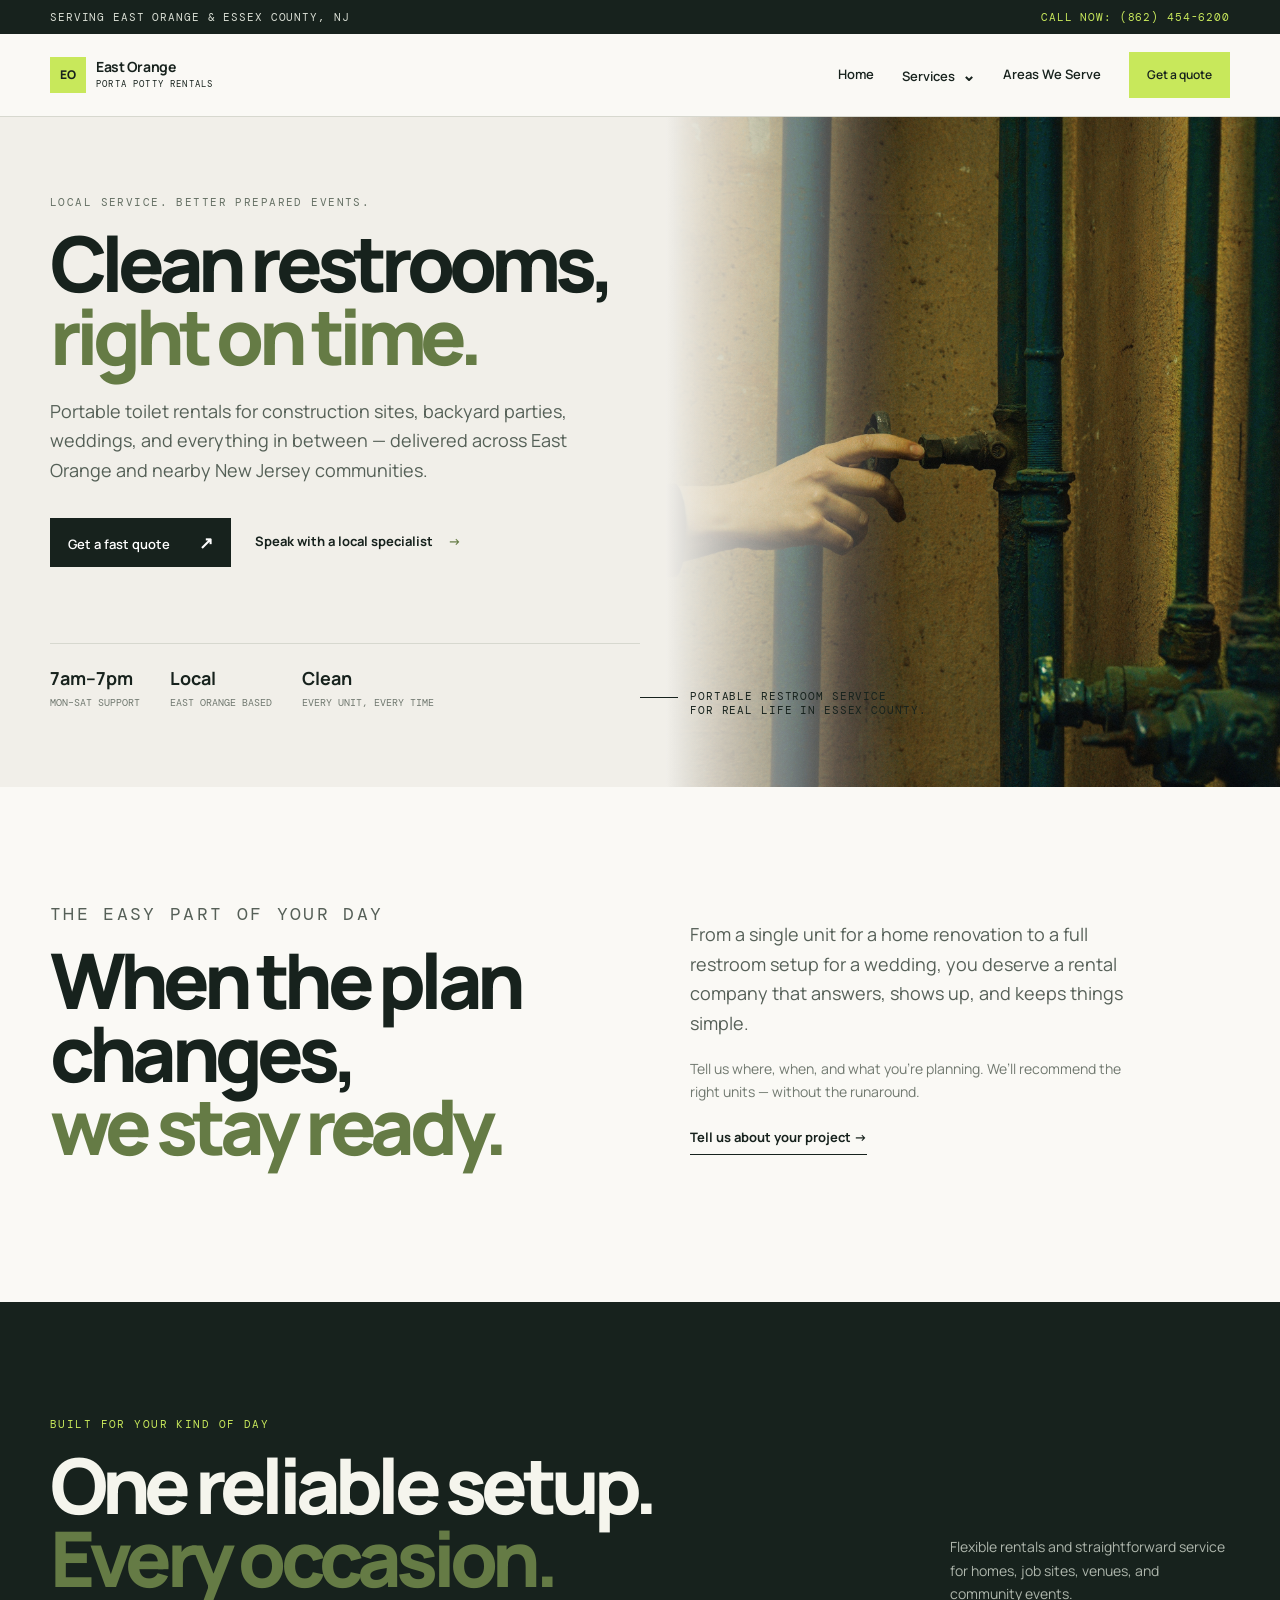
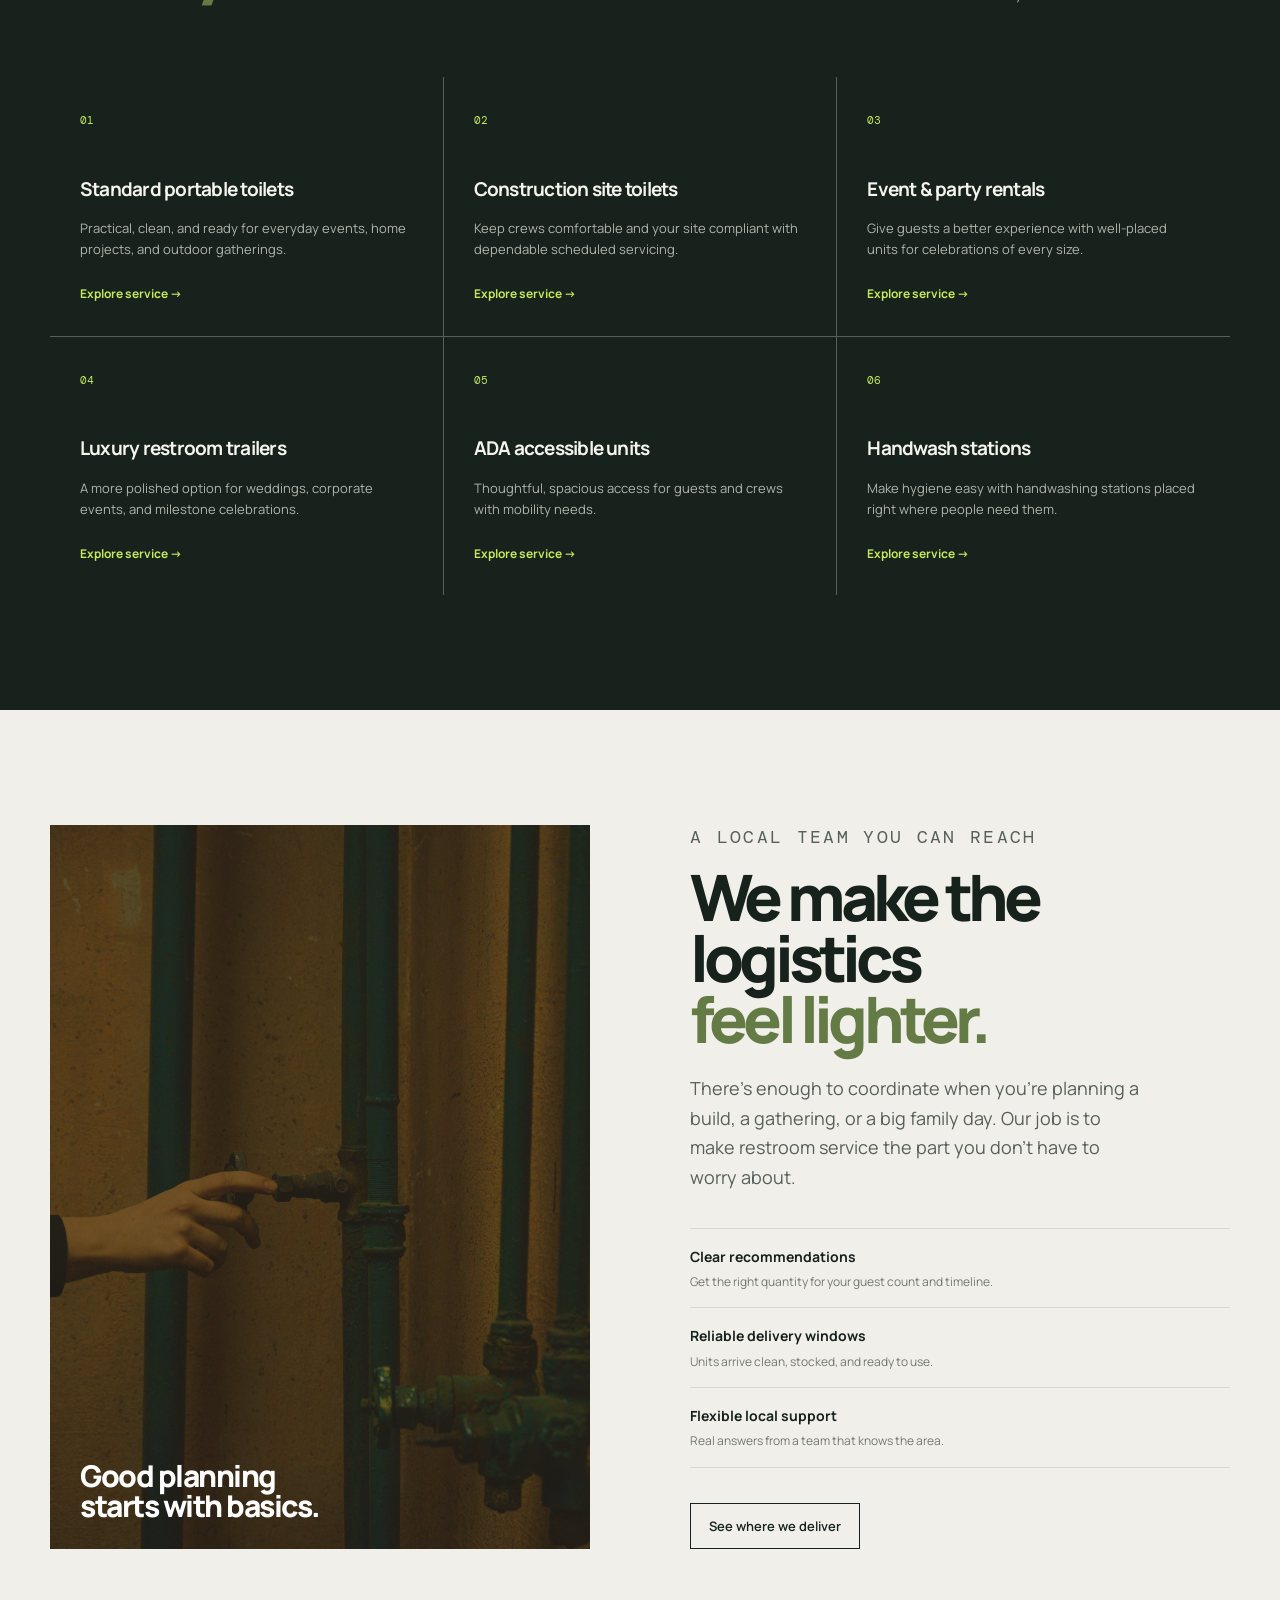
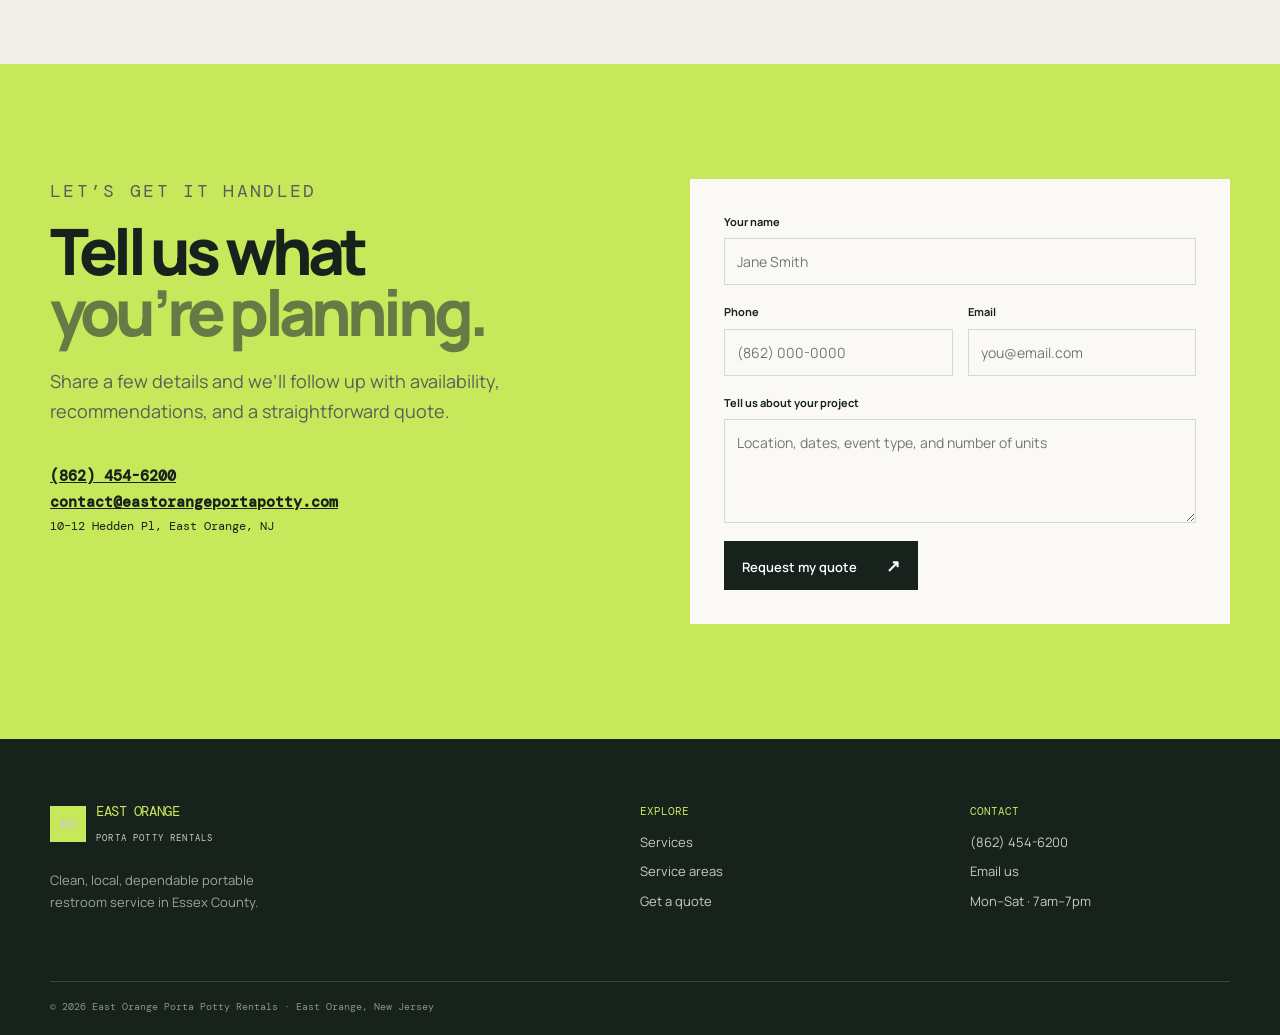
<file: index.html>
<!doctype html>
<html lang="en">
<head>
<meta charset="utf-8"><meta name="viewport" content="width=device-width, initial-scale=1">
<title>East Orange Porta Potty Rentals | Clean Restrooms, Fast Delivery</title>
<meta name="description" content="Clean portable toilet rentals for East Orange, Newark, and Essex County. Get a fast, no-pressure quote from a dependable local team.">
<link rel="icon" href="assets/plumbing/hero.jpg"><link rel="stylesheet" href="styles.css">
</head>
<body>
<div class="topline"><div class="container top-inner"><span>Serving East Orange & Essex County, NJ</span><a href="tel:+18624546200">Call now: (862) 454-6200</a></div></div>
<header class="site-header"><div class="container nav-wrap"><a class="brand" href="index.html"><span class="brand-mark">EO</span><span><strong>East Orange</strong><small>PORTA POTTY RENTALS</small></span></a><button class="menu-toggle" aria-label="Open menu" aria-expanded="false">☰</button><nav><a href="index.html">Home</a><details><summary>Services <span>⌄</span></summary><div class="dropdown"><a href="#standard">Standard Units</a><a href="#construction">Construction Toilets</a><a href="#event">Event Restrooms</a><a href="#luxury">Luxury Trailers</a><a href="#ada">ADA Accessible</a><a href="#handwash">Handwash Stations</a><a href="#longterm">Long-Term Rentals</a><a href="service-areas/east-orange.html">Service Areas</a></div></details><a href="service-areas/east-orange.html">Areas We Serve</a><a class="nav-cta" href="#quote">Get a quote</a></nav></div></header>
<main>
<section class="hero"><div class="hero-photo"></div><div class="container hero-grid"><div class="hero-copy"><p class="kicker">Local service. Better prepared events.</p><h1>Clean restrooms,<br><em>right on time.</em></h1><p class="lede">Portable toilet rentals for construction sites, backyard parties, weddings, and everything in between — delivered across East Orange and nearby New Jersey communities.</p><div class="hero-actions"><a class="button button-dark" href="#quote">Get a fast quote <span>↗</span></a><a class="text-link" href="tel:+18624546200">Speak with a local specialist <span>→</span></a></div><div class="hero-proof"><div><strong>7am–7pm</strong><span>Mon–Sat support</span></div><div><strong>Local</strong><span>East Orange based</span></div><div><strong>Clean</strong><span>Every unit, every time</span></div></div></div><div class="hero-note"><span class="note-line"></span><span>Portable restroom service<br>for real life in Essex County.</span></div></div></section>
<section class="intro section"><div class="container intro-grid"><div><p class="kicker">The easy part of your day</p><h2>When the plan changes,<br><em>we stay ready.</em></h2></div><div><p>From a single unit for a home renovation to a full restroom setup for a wedding, you deserve a rental company that answers, shows up, and keeps things simple.</p><p class="muted">Tell us where, when, and what you’re planning. We’ll recommend the right units — without the runaround.</p><a class="under-link" href="#quote">Tell us about your project →</a></div></div></section>
<section class="services section" id="services"><div class="container"><div class="section-head"><div><p class="kicker">Built for your kind of day</p><h2>One reliable setup.<br><em>Every occasion.</em></h2></div><p>Flexible rentals and straightforward service for homes, job sites, venues, and community events.</p></div><div class="service-grid"><article id="standard"><span class="service-num">01</span><h3>Standard portable toilets</h3><p>Practical, clean, and ready for everyday events, home projects, and outdoor gatherings.</p><a href="#quote">Explore service →</a></article><article id="construction"><span class="service-num">02</span><h3>Construction site toilets</h3><p>Keep crews comfortable and your site compliant with dependable scheduled servicing.</p><a href="#quote">Explore service →</a></article><article id="event"><span class="service-num">03</span><h3>Event & party rentals</h3><p>Give guests a better experience with well-placed units for celebrations of every size.</p><a href="#quote">Explore service →</a></article><article id="luxury"><span class="service-num">04</span><h3>Luxury restroom trailers</h3><p>A more polished option for weddings, corporate events, and milestone celebrations.</p><a href="#quote">Explore service →</a></article><article id="ada"><span class="service-num">05</span><h3>ADA accessible units</h3><p>Thoughtful, spacious access for guests and crews with mobility needs.</p><a href="#quote">Explore service →</a></article><article id="handwash"><span class="service-num">06</span><h3>Handwash stations</h3><p>Make hygiene easy with handwashing stations placed right where people need them.</p><a href="#quote">Explore service →</a></article></div></div></section>
<section class="split section"><div class="container split-grid"><div class="image-card"><img src="assets/plumbing/hero.jpg" alt="Professional service tools and pipes representing dependable site service"><span>Good planning<br>starts with basics.</span></div><div class="split-copy"><p class="kicker">A local team you can reach</p><h2>We make the logistics<br><em>feel lighter.</em></h2><p>There’s enough to coordinate when you’re planning a build, a gathering, or a big family day. Our job is to make restroom service the part you don’t have to worry about.</p><ul><li><strong>Clear recommendations</strong><span>Get the right quantity for your guest count and timeline.</span></li><li><strong>Reliable delivery windows</strong><span>Units arrive clean, stocked, and ready to use.</span></li><li><strong>Flexible local support</strong><span>Real answers from a team that knows the area.</span></li></ul><a class="button button-outline" href="service-areas/east-orange.html">See where we deliver</a></div></div></section>
<section class="quote section" id="quote"><div class="container quote-grid"><div><p class="kicker">Let’s get it handled</p><h2>Tell us what<br><em>you’re planning.</em></h2><p>Share a few details and we’ll follow up with availability, recommendations, and a straightforward quote.</p><div class="contact-mini"><a href="tel:+18624546200">(862) 454-6200</a><a href="mailto:contact@eastorangeportapotty.com">contact@eastorangeportapotty.com</a><span>10–12 Hedden Pl, East Orange, NJ</span></div></div><form action="https://api.web3forms.com/submit" method="POST"><input type="hidden" name="access_key" value="57afe272-0060-431d-bd75-d9044f149478"><input type="hidden" name="subject" value="New porta potty rental quote request"><label>Your name<input required name="name" type="text" placeholder="Jane Smith"></label><div class="form-row"><label>Phone<input required name="phone" type="tel" placeholder="(862) 000-0000"></label><label>Email<input required name="email" type="email" placeholder="you@email.com"></label></div><label>Tell us about your project<textarea required name="message" rows="4" placeholder="Location, dates, event type, and number of units"></textarea></label><button class="button button-dark" type="submit">Request my quote <span>↗</span></button></form></div></section>
</main><footer><div class="container footer-grid"><div><a class="brand" href="index.html"><span class="brand-mark">EO</span><span><strong>East Orange</strong><small>PORTA POTTY RENTALS</small></span></a><p>Clean, local, dependable portable restroom service in Essex County.</p></div><div><strong>Explore</strong><a href="#services">Services</a><a href="service-areas/east-orange.html">Service areas</a><a href="#quote">Get a quote</a></div><div><strong>Contact</strong><a href="tel:+18624546200">(862) 454-6200</a><a href="mailto:contact@eastorangeportapotty.com">Email us</a><span>Mon–Sat · 7am–7pm</span></div></div><div class="container copyright">© 2026 East Orange Porta Potty Rentals · East Orange, New Jersey</div></footer><div class="mobile-actions"><a href="tel:+18624546200">Call now</a><a href="#quote">Get a quote</a></div><script src="script.js"></script>
</body></html>
</file>
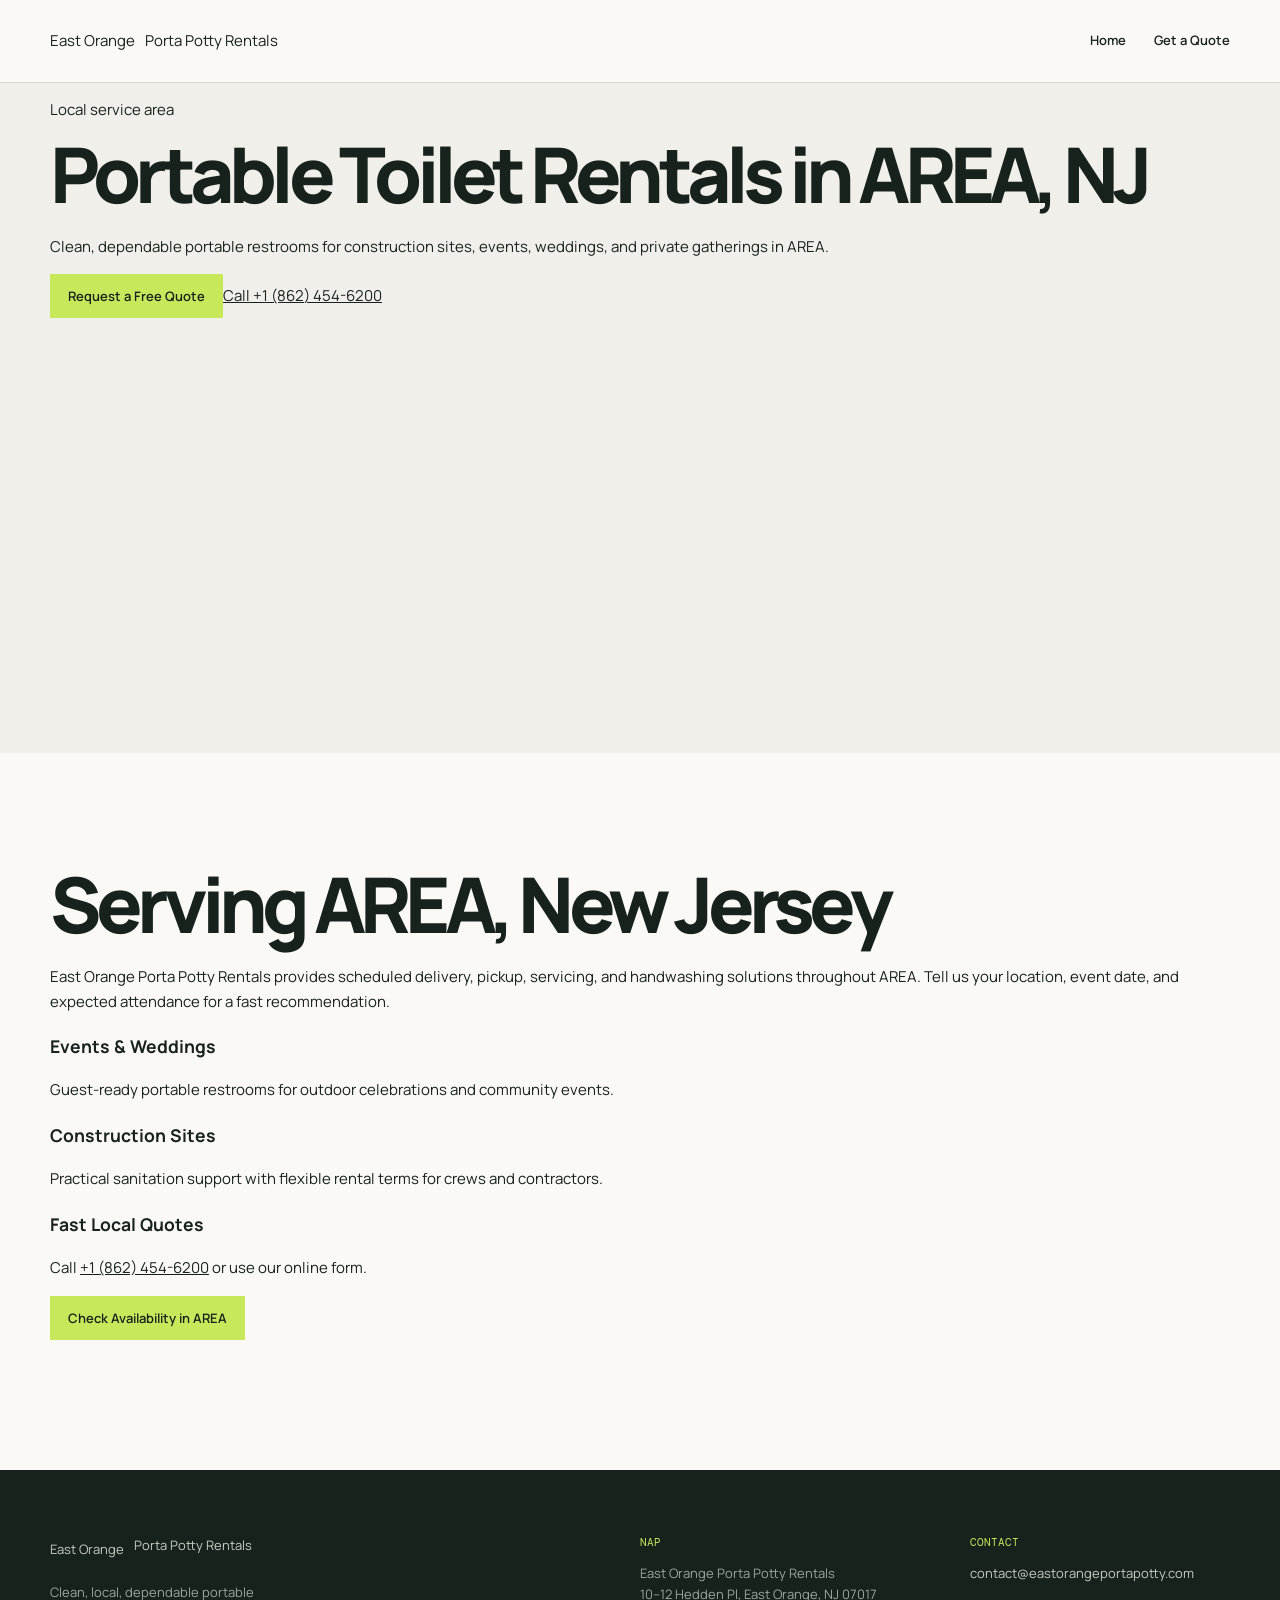
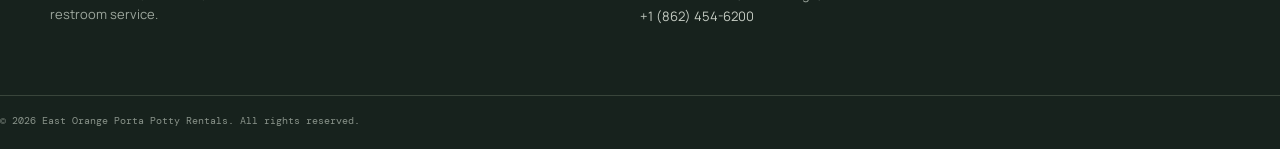
<file: service-areas/_template.html>
<!doctype html>
<html lang="en"><head><meta charset="utf-8"><meta name="viewport" content="width=device-width,initial-scale=1"><title>Portable Toilet Rentals in AREA, NJ | East Orange Porta Potty Rentals</title><meta name="description" content="Portable toilet rentals in AREA, New Jersey for events, construction, weddings, and private gatherings. Call +1 (862) 454-6200."><link rel="stylesheet" href="../styles.css"></head>
<body><header class="site-header"><div class="container nav-wrap"><a class="brand" href="../index.html">East Orange <span>Porta Potty Rentals</span></a><button class="menu-toggle" aria-label="Open menu">☰</button><nav><a href="../index.html">Home</a><a href="../index.html#quote">Get a Quote</a></nav></div></header><main><section class="hero"><div class="container hero-content"><p class="eyebrow">Local service area</p><h1>Portable Toilet Rentals in AREA, NJ</h1><p>Clean, dependable portable restrooms for construction sites, events, weddings, and private gatherings in AREA.</p><a class="button" href="../index.html#quote">Request a Free Quote</a><a class="phone" href="tel:+18624546200">Call +1 (862) 454-6200</a></div></section><section class="section"><div class="container"><h2>Serving AREA, New Jersey</h2><p>East Orange Porta Potty Rentals provides scheduled delivery, pickup, servicing, and handwashing solutions throughout AREA. Tell us your location, event date, and expected attendance for a fast recommendation.</p><div class="cards"><article><h3>Events & Weddings</h3><p>Guest-ready portable restrooms for outdoor celebrations and community events.</p></article><article><h3>Construction Sites</h3><p>Practical sanitation support with flexible rental terms for crews and contractors.</p></article><article><h3>Fast Local Quotes</h3><p>Call <a href="tel:+18624546200">+1 (862) 454-6200</a> or use our online form.</p></article></div><p><a class="button" href="../index.html#quote">Check Availability in AREA</a></p></div></section></main><footer><div class="container footer-grid"><div><a class="brand" href="../index.html">East Orange <span>Porta Potty Rentals</span></a><p>Clean, local, dependable portable restroom service.</p></div><div><strong>NAP</strong><p>East Orange Porta Potty Rentals<br>10–12 Hedden Pl, East Orange, NJ 07017<br><a href="tel:+18624546200">+1 (862) 454-6200</a></p></div><div><strong>Contact</strong><p><a href="mailto:contact@eastorangeportapotty.com">contact@eastorangeportapotty.com</a></p></div></div><div class="copyright">© 2026 East Orange Porta Potty Rentals. All rights reserved.</div></footer><script src="../script.js"></script></body></html>
</file>
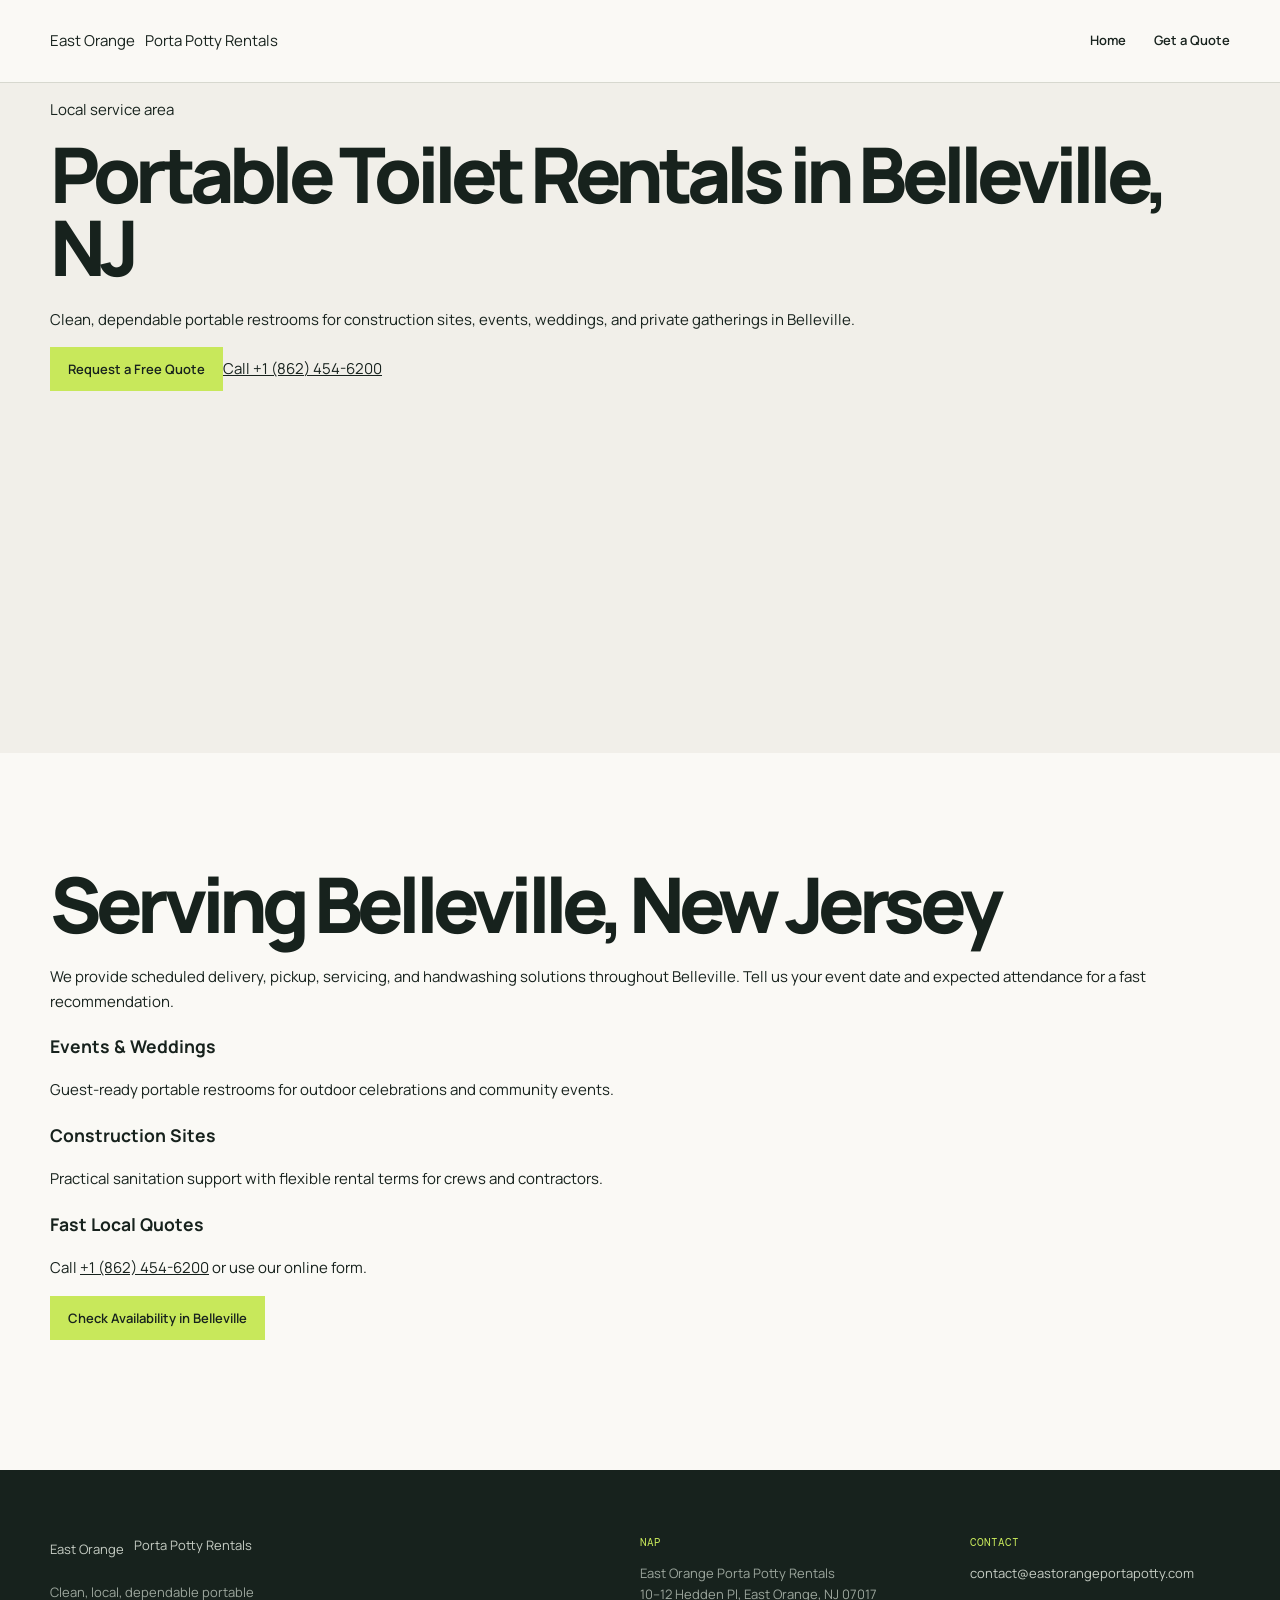
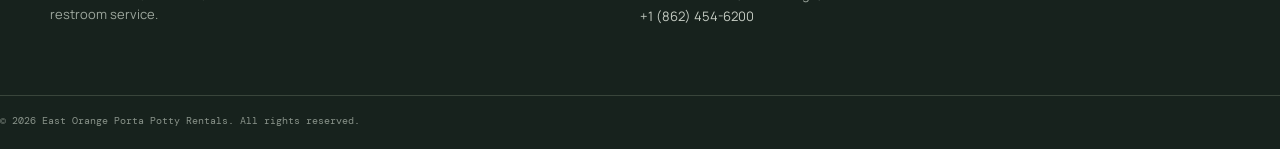
<file: service-areas/belleville.html>
<!doctype html><html lang="en"><head><meta charset="utf-8"><meta name="viewport" content="width=device-width,initial-scale=1"><title>Portable Toilet Rentals in Belleville, NJ</title><meta name="description" content="Portable toilet rentals in Belleville, NJ for events and construction. Call +1 (862) 454-6200."><link rel="stylesheet" href="../styles.css"></head><body><header class="site-header"><div class="container nav-wrap"><a class="brand" href="../index.html">East Orange <span>Porta Potty Rentals</span></a><button class="menu-toggle">☰</button><nav><a href="../index.html">Home</a><a href="../index.html#quote">Get a Quote</a></nav></div></header><main><section class="hero"><div class="container hero-content"><p class="eyebrow">Local service area</p><h1>Portable Toilet Rentals in Belleville, NJ</h1><p>Clean, dependable portable restrooms for construction sites, events, weddings, and private gatherings in Belleville.</p><a class="button" href="../index.html#quote">Request a Free Quote</a><a class="phone" href="tel:+18624546200">Call +1 (862) 454-6200</a></div></section><section class="section"><div class="container"><h2>Serving Belleville, New Jersey</h2><p>We provide scheduled delivery, pickup, servicing, and handwashing solutions throughout Belleville. Tell us your event date and expected attendance for a fast recommendation.</p><div class="cards"><article><h3>Events & Weddings</h3><p>Guest-ready portable restrooms for outdoor celebrations and community events.</p></article><article><h3>Construction Sites</h3><p>Practical sanitation support with flexible rental terms for crews and contractors.</p></article><article><h3>Fast Local Quotes</h3><p>Call <a href="tel:+18624546200">+1 (862) 454-6200</a> or use our online form.</p></article></div><p><a class="button" href="../index.html#quote">Check Availability in Belleville</a></p></div></section></main><footer><div class="container footer-grid"><div><a class="brand" href="../index.html">East Orange <span>Porta Potty Rentals</span></a><p>Clean, local, dependable portable restroom service.</p></div><div><strong>NAP</strong><p>East Orange Porta Potty Rentals<br>10–12 Hedden Pl, East Orange, NJ 07017<br><a href="tel:+18624546200">+1 (862) 454-6200</a></p></div><div><strong>Contact</strong><p><a href="mailto:contact@eastorangeportapotty.com">contact@eastorangeportapotty.com</a></p></div></div><div class="copyright">© 2026 East Orange Porta Potty Rentals. All rights reserved.</div></footer><script src="../script.js"></script></body></html>
</file>
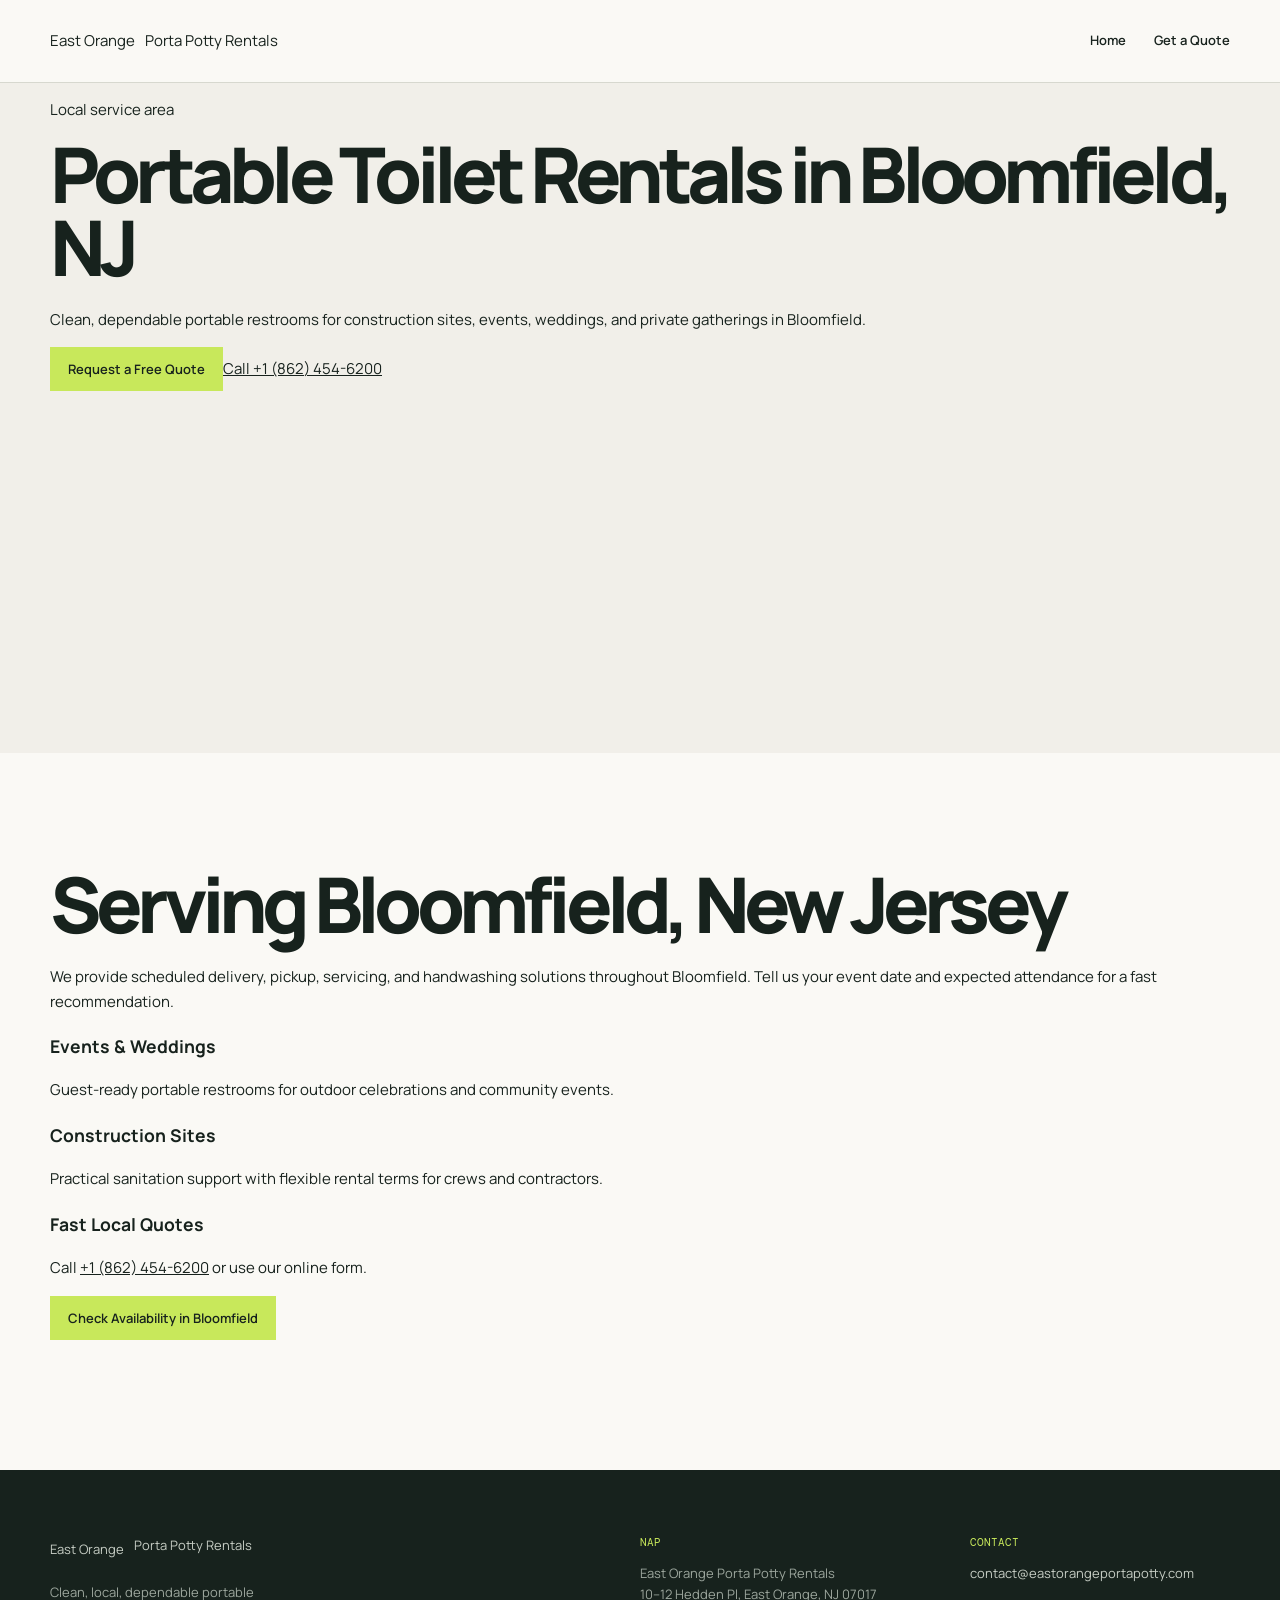
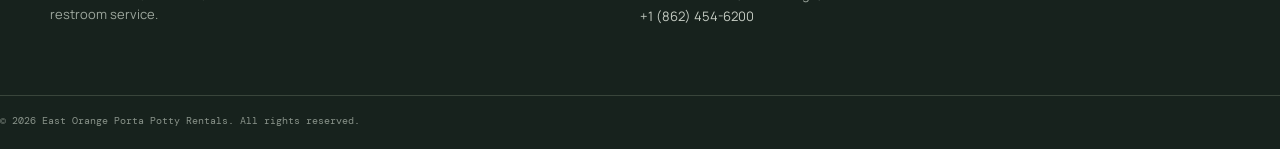
<file: service-areas/bloomfield.html>
<!doctype html><html lang="en"><head><meta charset="utf-8"><meta name="viewport" content="width=device-width,initial-scale=1"><title>Portable Toilet Rentals in Bloomfield, NJ</title><meta name="description" content="Portable toilet rentals in Bloomfield, NJ for events and construction. Call +1 (862) 454-6200."><link rel="stylesheet" href="../styles.css"><body><header class="site-header"><div class="container nav-wrap"><a class="brand" href="../index.html">East Orange <span>Porta Potty Rentals</span></a><button class="menu-toggle">☰</button><nav><a href="../index.html">Home</a><a href="../index.html#quote">Get a Quote</a></nav></div></header><main><section class="hero"><div class="container hero-content"><p class="eyebrow">Local service area</p><h1>Portable Toilet Rentals in Bloomfield, NJ</h1><p>Clean, dependable portable restrooms for construction sites, events, weddings, and private gatherings in Bloomfield.</p><a class="button" href="../index.html#quote">Request a Free Quote</a><a class="phone" href="tel:+18624546200">Call +1 (862) 454-6200</a></div></section><section class="section"><div class="container"><h2>Serving Bloomfield, New Jersey</h2><p>We provide scheduled delivery, pickup, servicing, and handwashing solutions throughout Bloomfield. Tell us your event date and expected attendance for a fast recommendation.</p><div class="cards"><article><h3>Events & Weddings</h3><p>Guest-ready portable restrooms for outdoor celebrations and community events.</p></article><article><h3>Construction Sites</h3><p>Practical sanitation support with flexible rental terms for crews and contractors.</p></article><article><h3>Fast Local Quotes</h3><p>Call <a href="tel:+18624546200">+1 (862) 454-6200</a> or use our online form.</p></article></div><p><a class="button" href="../index.html#quote">Check Availability in Bloomfield</a></p></div></section></main><footer><div class="container footer-grid"><div><a class="brand" href="../index.html">East Orange <span>Porta Potty Rentals</span></a><p>Clean, local, dependable portable restroom service.</p></div><div><strong>NAP</strong><p>East Orange Porta Potty Rentals<br>10–12 Hedden Pl, East Orange, NJ 07017<br><a href="tel:+18624546200">+1 (862) 454-6200</a></p></div><div><strong>Contact</strong><p><a href="mailto:contact@eastorangeportapotty.com">contact@eastorangeportapotty.com</a></p></div></div><div class="copyright">© 2026 East Orange Porta Potty Rentals. All rights reserved.</div></footer><script src="../script.js"></script></body></html>
</file>
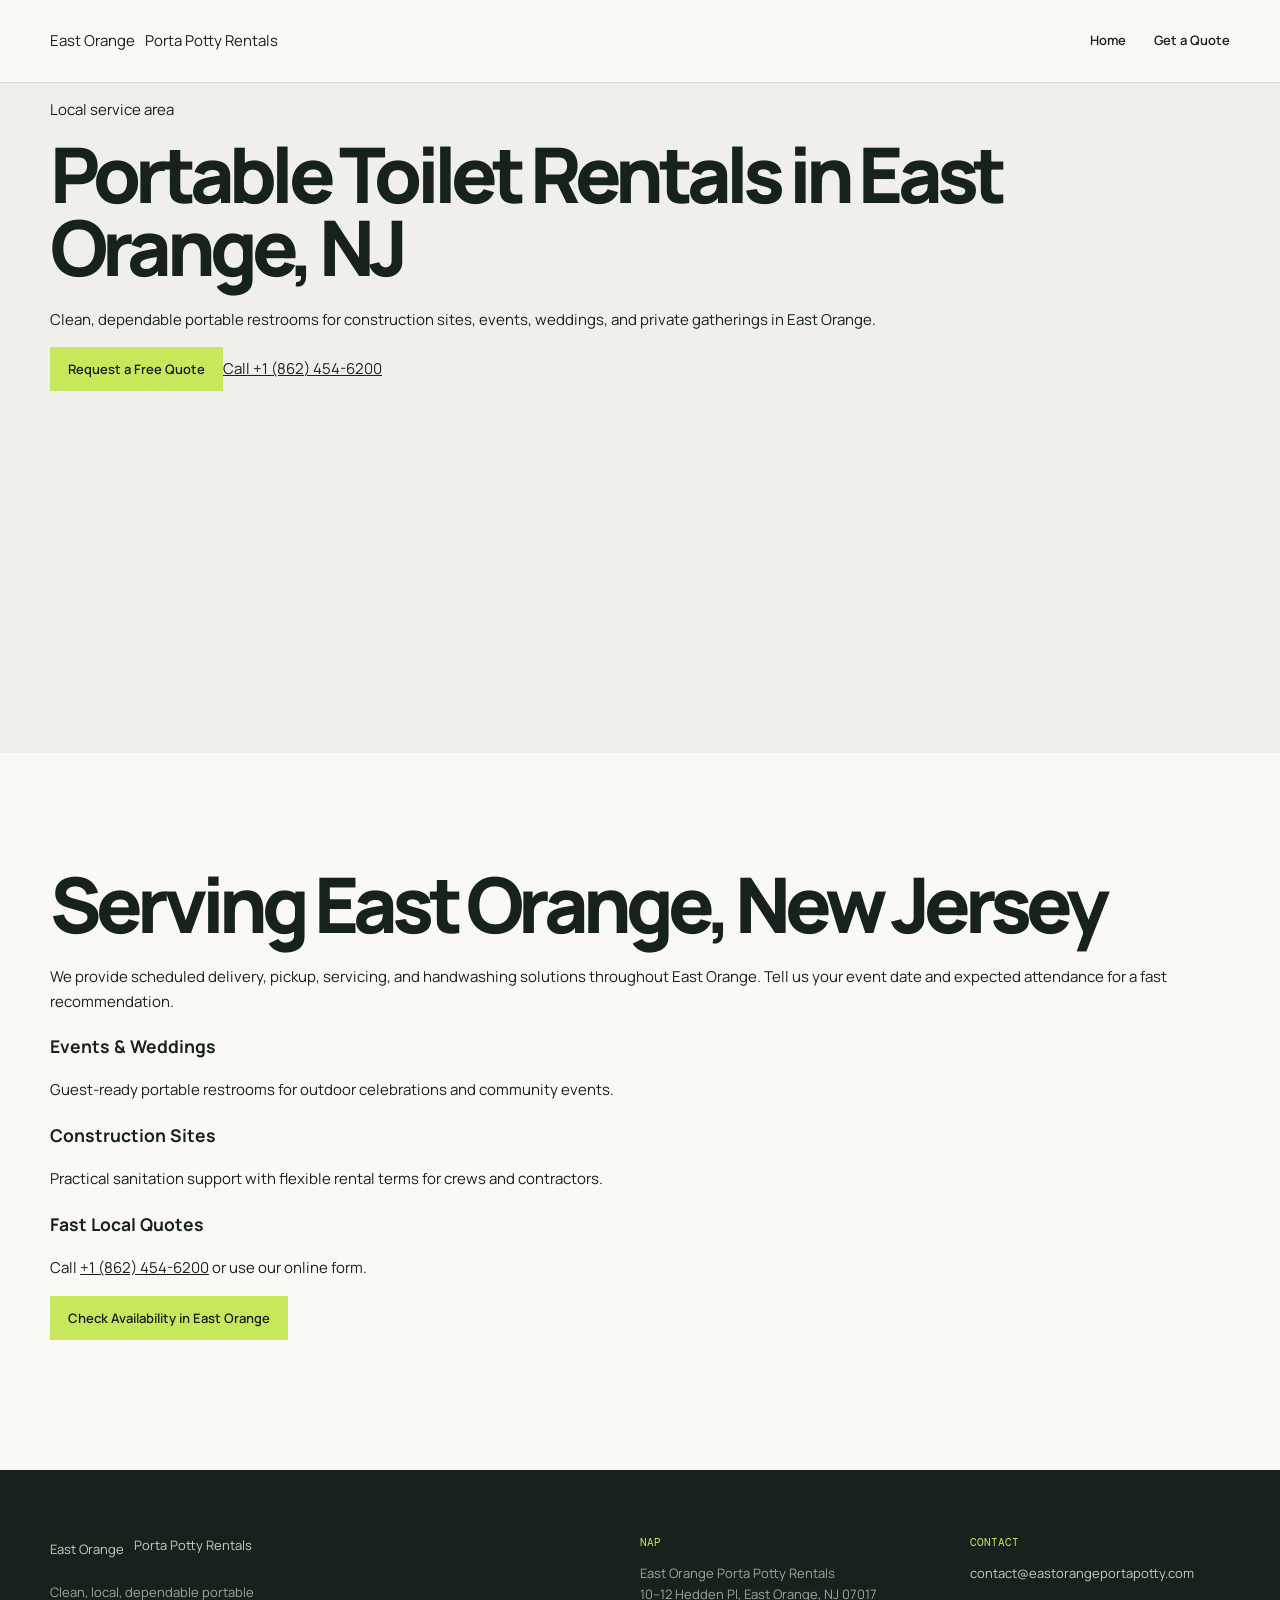
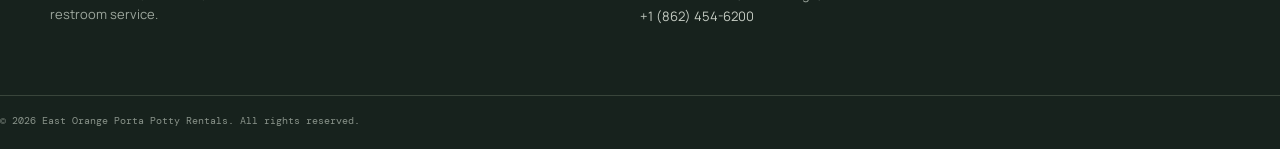
<file: service-areas/east-orange.html>
<!doctype html><html lang="en"><head><meta charset="utf-8"><meta name="viewport" content="width=device-width,initial-scale=1"><title>Portable Toilet Rentals in East Orange, NJ</title><meta name="description" content="Portable toilet rentals in East Orange, NJ for events and construction. Call +1 (862) 454-6200."><link rel="stylesheet" href="../styles.css"></head><body><header class="site-header"><div class="container nav-wrap"><a class="brand" href="../index.html">East Orange <span>Porta Potty Rentals</span></a><button class="menu-toggle">☰</button><nav><a href="../index.html">Home</a><a href="../index.html#quote">Get a Quote</a></nav></div></header><main><section class="hero"><div class="container hero-content"><p class="eyebrow">Local service area</p><h1>Portable Toilet Rentals in East Orange, NJ</h1><p>Clean, dependable portable restrooms for construction sites, events, weddings, and private gatherings in East Orange.</p><a class="button" href="../index.html#quote">Request a Free Quote</a><a class="phone" href="tel:+18624546200">Call +1 (862) 454-6200</a></div></section><section class="section"><div class="container"><h2>Serving East Orange, New Jersey</h2><p>We provide scheduled delivery, pickup, servicing, and handwashing solutions throughout East Orange. Tell us your event date and expected attendance for a fast recommendation.</p><div class="cards"><article><h3>Events & Weddings</h3><p>Guest-ready portable restrooms for outdoor celebrations and community events.</p></article><article><h3>Construction Sites</h3><p>Practical sanitation support with flexible rental terms for crews and contractors.</p></article><article><h3>Fast Local Quotes</h3><p>Call <a href="tel:+18624546200">+1 (862) 454-6200</a> or use our online form.</p></article></div><p><a class="button" href="../index.html#quote">Check Availability in East Orange</a></p></div></section></main><footer><div class="container footer-grid"><div><a class="brand" href="../index.html">East Orange <span>Porta Potty Rentals</span></a><p>Clean, local, dependable portable restroom service.</p></div><div><strong>NAP</strong><p>East Orange Porta Potty Rentals<br>10–12 Hedden Pl, East Orange, NJ 07017<br><a href="tel:+18624546200">+1 (862) 454-6200</a></p></div><div><strong>Contact</strong><p><a href="mailto:contact@eastorangeportapotty.com">contact@eastorangeportapotty.com</a></p></div></div><div class="copyright">© 2026 East Orange Porta Potty Rentals. All rights reserved.</div></footer><script src="../script.js"></script></body></html>
</file>
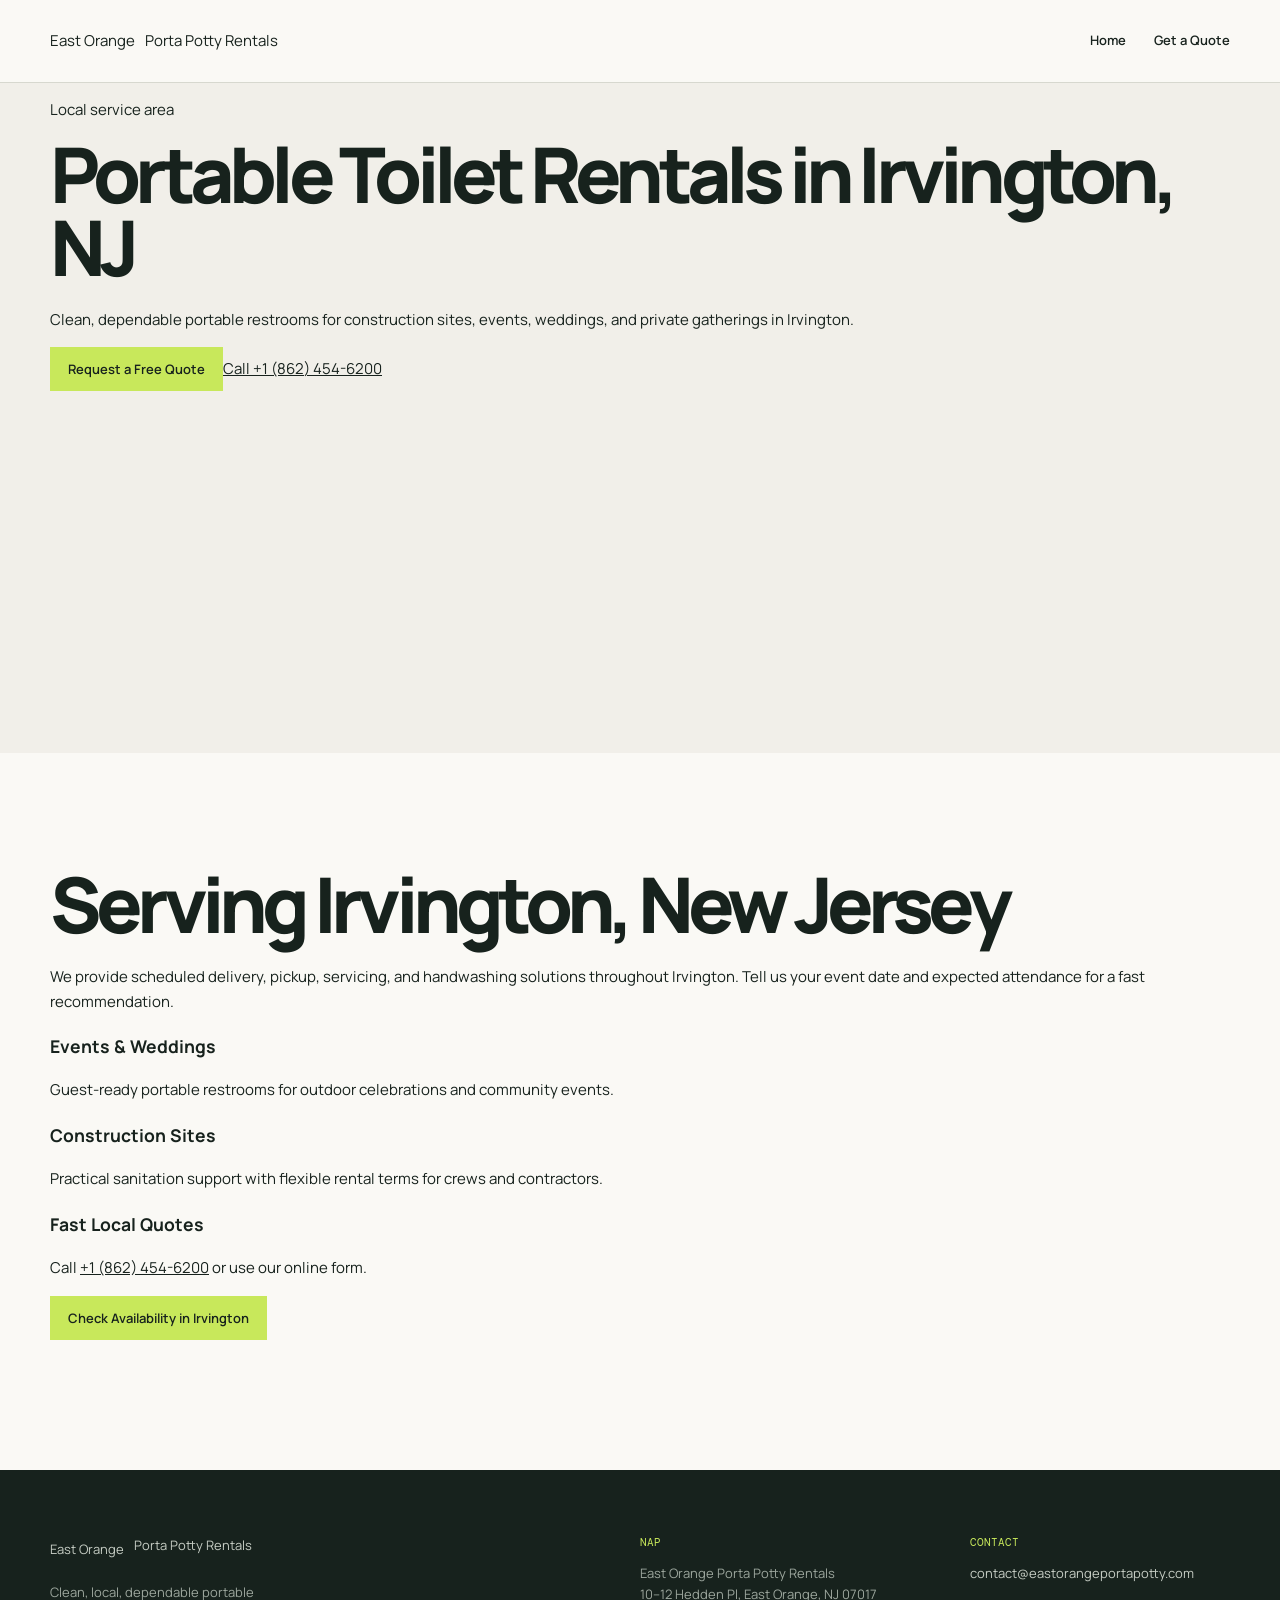
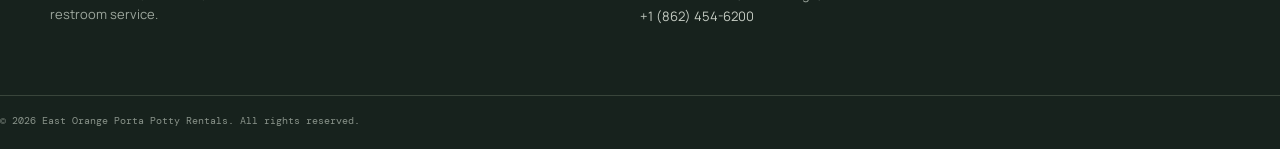
<file: service-areas/irvington.html>
<!doctype html><html lang="en"><head><meta charset="utf-8"><meta name="viewport" content="width=device-width,initial-scale=1"><title>Portable Toilet Rentals in Irvington, NJ</title><meta name="description" content="Portable toilet rentals in Irvington, NJ for events and construction. Call +1 (862) 454-6200."><link rel="stylesheet" href="../styles.css"></head><body><header class="site-header"><div class="container nav-wrap"><a class="brand" href="../index.html">East Orange <span>Porta Potty Rentals</span></a><button class="menu-toggle">☰</button><nav><a href="../index.html">Home</a><a href="../index.html#quote">Get a Quote</a></nav></div></header><main><section class="hero"><div class="container hero-content"><p class="eyebrow">Local service area</p><h1>Portable Toilet Rentals in Irvington, NJ</h1><p>Clean, dependable portable restrooms for construction sites, events, weddings, and private gatherings in Irvington.</p><a class="button" href="../index.html#quote">Request a Free Quote</a><a class="phone" href="tel:+18624546200">Call +1 (862) 454-6200</a></div></section><section class="section"><div class="container"><h2>Serving Irvington, New Jersey</h2><p>We provide scheduled delivery, pickup, servicing, and handwashing solutions throughout Irvington. Tell us your event date and expected attendance for a fast recommendation.</p><div class="cards"><article><h3>Events & Weddings</h3><p>Guest-ready portable restrooms for outdoor celebrations and community events.</p></article><article><h3>Construction Sites</h3><p>Practical sanitation support with flexible rental terms for crews and contractors.</p></article><article><h3>Fast Local Quotes</h3><p>Call <a href="tel:+18624546200">+1 (862) 454-6200</a> or use our online form.</p></article></div><p><a class="button" href="../index.html#quote">Check Availability in Irvington</a></p></div></section></main><footer><div class="container footer-grid"><div><a class="brand" href="../index.html">East Orange <span>Porta Potty Rentals</span></a><p>Clean, local, dependable portable restroom service.</p></div><div><strong>NAP</strong><p>East Orange Porta Potty Rentals<br>10–12 Hedden Pl, East Orange, NJ 07017<br><a href="tel:+18624546200">+1 (862) 454-6200</a></p></div><div><strong>Contact</strong><p><a href="mailto:contact@eastorangeportapotty.com">contact@eastorangeportapotty.com</a></p></div></div><div class="copyright">© 2026 East Orange Porta Potty Rentals. All rights reserved.</div></footer><script src="../script.js"></script></body></html>
</file>
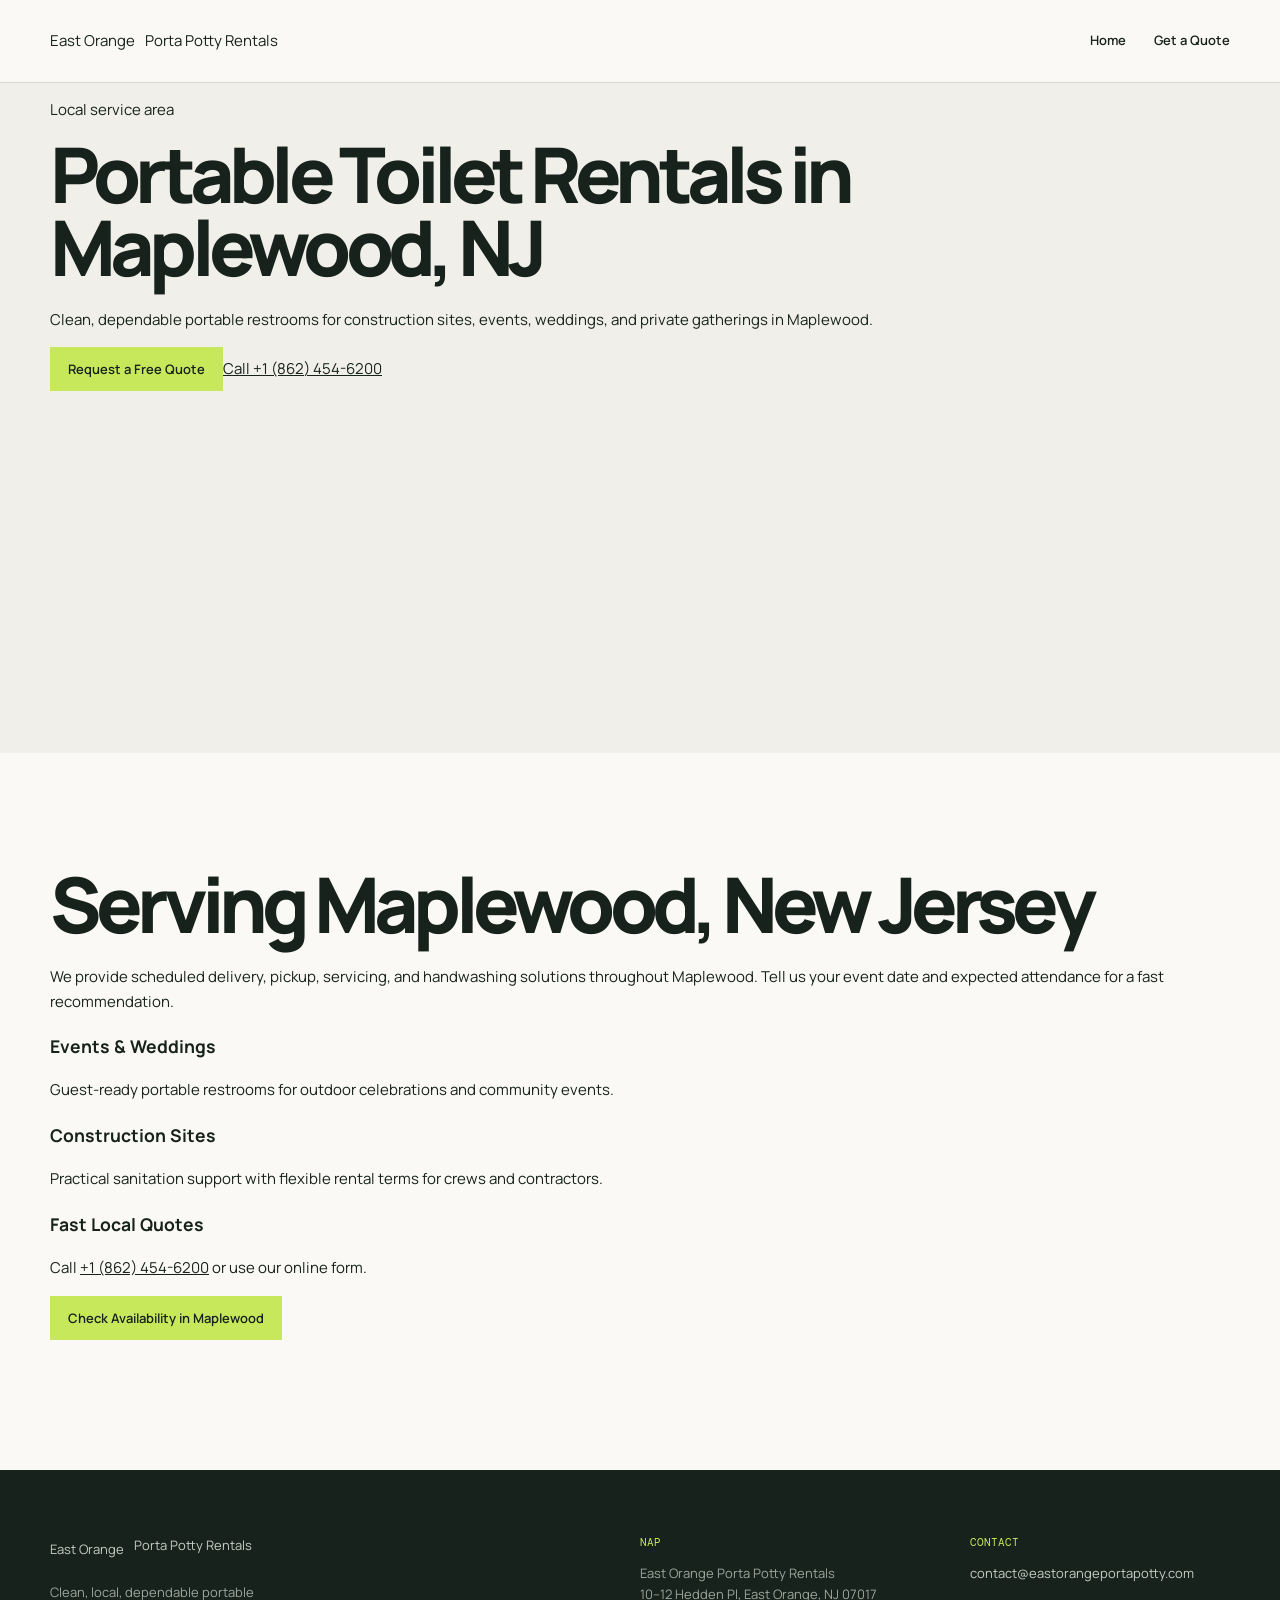
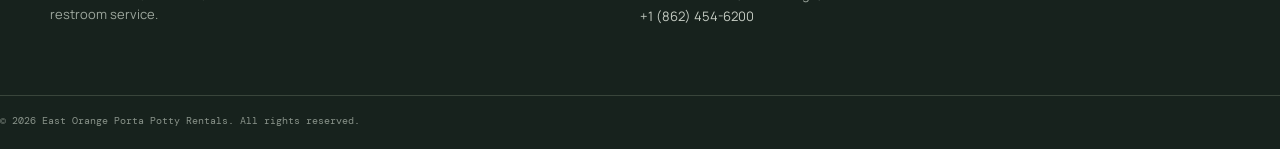
<file: service-areas/maplewood.html>
<!doctype html><html lang="en"><head><meta charset="utf-8"><meta name="viewport" content="width=device-width,initial-scale=1"><title>Portable Toilet Rentals in Maplewood, NJ</title><meta name="description" content="Portable toilet rentals in Maplewood, NJ for events and construction. Call +1 (862) 454-6200."><link rel="stylesheet" href="../styles.css"></head><body><header class="site-header"><div class="container nav-wrap"><a class="brand" href="../index.html">East Orange <span>Porta Potty Rentals</span></a><button class="menu-toggle">☰</button><nav><a href="../index.html">Home</a><a href="../index.html#quote">Get a Quote</a></nav></div></header><main><section class="hero"><div class="container hero-content"><p class="eyebrow">Local service area</p><h1>Portable Toilet Rentals in Maplewood, NJ</h1><p>Clean, dependable portable restrooms for construction sites, events, weddings, and private gatherings in Maplewood.</p><a class="button" href="../index.html#quote">Request a Free Quote</a><a class="phone" href="tel:+18624546200">Call +1 (862) 454-6200</a></div></section><section class="section"><div class="container"><h2>Serving Maplewood, New Jersey</h2><p>We provide scheduled delivery, pickup, servicing, and handwashing solutions throughout Maplewood. Tell us your event date and expected attendance for a fast recommendation.</p><div class="cards"><article><h3>Events & Weddings</h3><p>Guest-ready portable restrooms for outdoor celebrations and community events.</p></article><article><h3>Construction Sites</h3><p>Practical sanitation support with flexible rental terms for crews and contractors.</p></article><article><h3>Fast Local Quotes</h3><p>Call <a href="tel:+18624546200">+1 (862) 454-6200</a> or use our online form.</p></article></div><p><a class="button" href="../index.html#quote">Check Availability in Maplewood</a></p></div></section></main><footer><div class="container footer-grid"><div><a class="brand" href="../index.html">East Orange <span>Porta Potty Rentals</span></a><p>Clean, local, dependable portable restroom service.</p></div><div><strong>NAP</strong><p>East Orange Porta Potty Rentals<br>10–12 Hedden Pl, East Orange, NJ 07017<br><a href="tel:+18624546200">+1 (862) 454-6200</a></p></div><div><strong>Contact</strong><p><a href="mailto:contact@eastorangeportapotty.com">contact@eastorangeportapotty.com</a></p></div></div><div class="copyright">© 2026 East Orange Porta Potty Rentals. All rights reserved.</div></footer><script src="../script.js"></script></body></html>
</file>
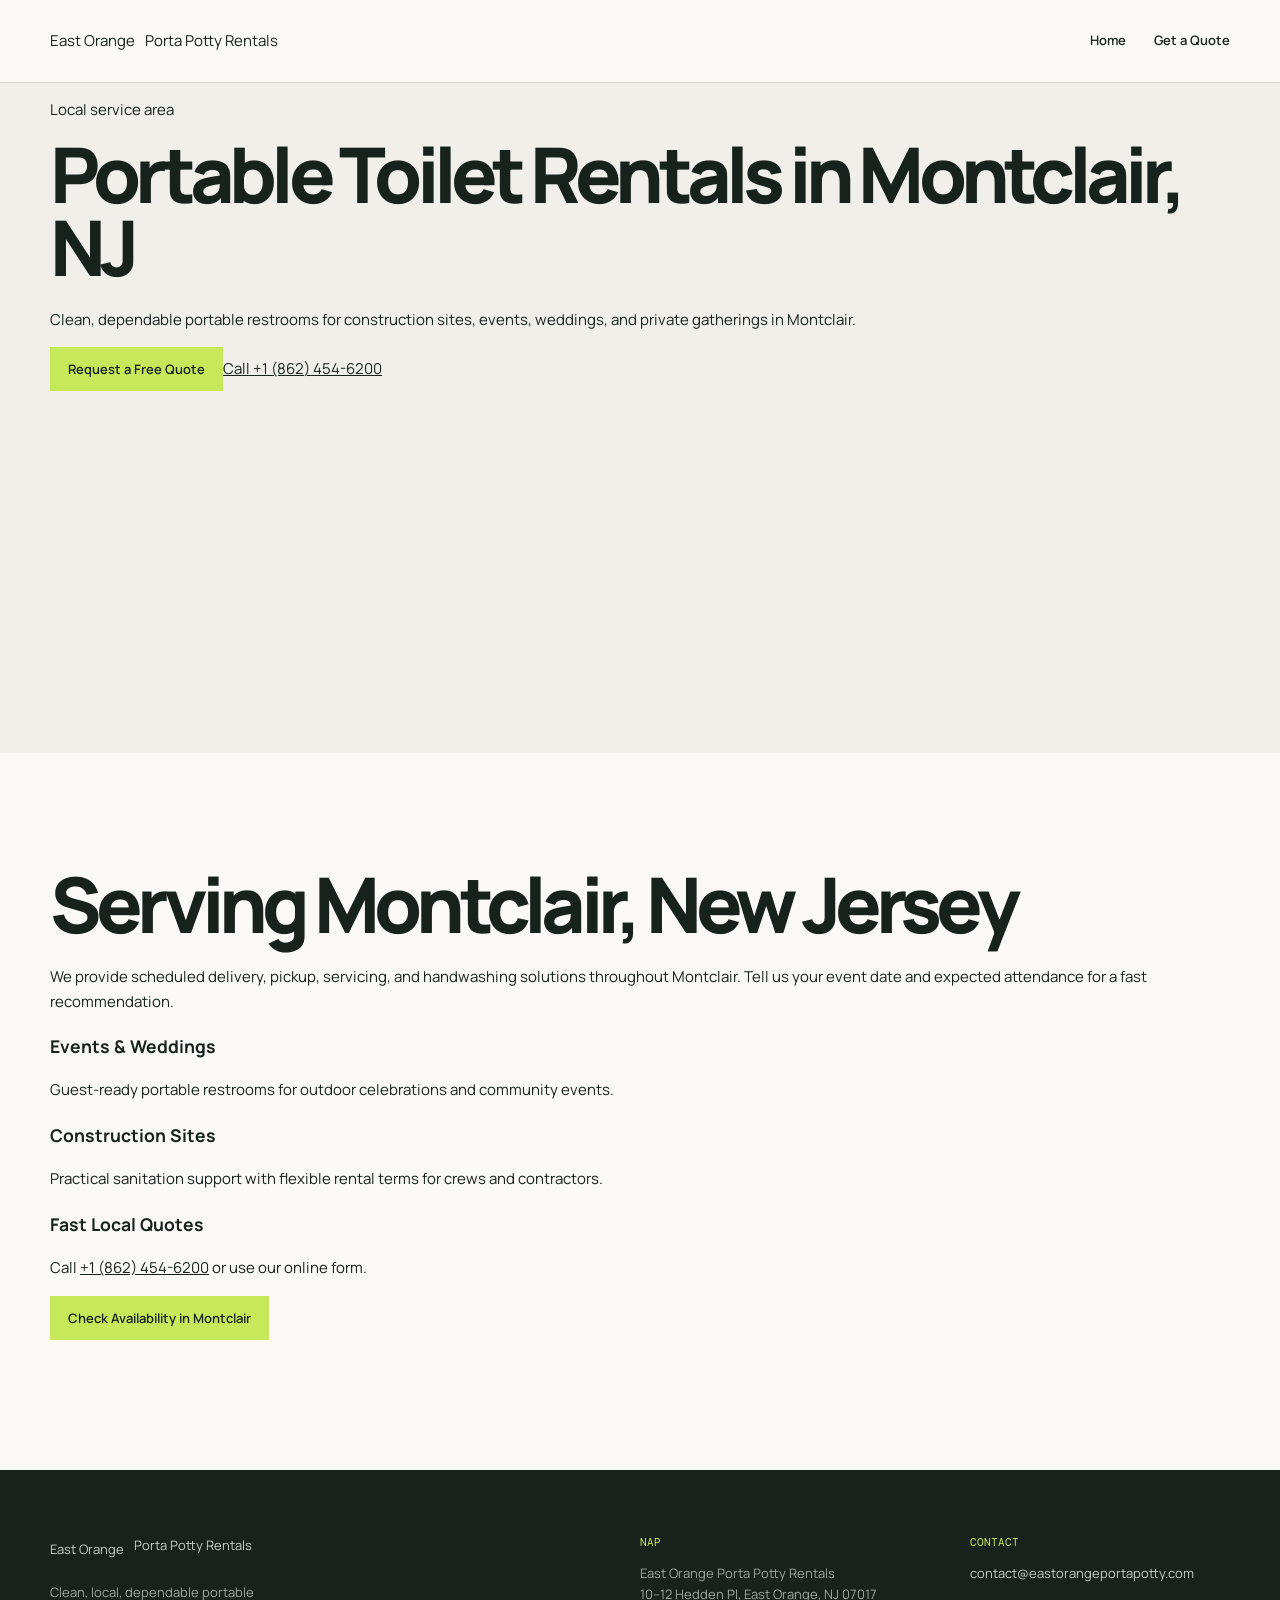
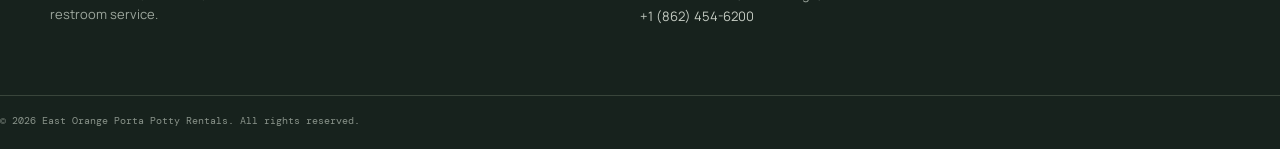
<file: service-areas/montclair.html>
<!doctype html><html lang="en"><head><meta charset="utf-8"><meta name="viewport" content="width=device-width,initial-scale=1"><title>Portable Toilet Rentals in Montclair, NJ</title><meta name="description" content="Portable toilet rentals in Montclair, NJ for events and construction. Call +1 (862) 454-6200."><link rel="stylesheet" href="../styles.css"></head><body><header class="site-header"><div class="container nav-wrap"><a class="brand" href="../index.html">East Orange <span>Porta Potty Rentals</span></a><button class="menu-toggle">☰</button><nav><a href="../index.html">Home</a><a href="../index.html#quote">Get a Quote</a></nav></div></header><main><section class="hero"><div class="container hero-content"><p class="eyebrow">Local service area</p><h1>Portable Toilet Rentals in Montclair, NJ</h1><p>Clean, dependable portable restrooms for construction sites, events, weddings, and private gatherings in Montclair.</p><a class="button" href="../index.html#quote">Request a Free Quote</a><a class="phone" href="tel:+18624546200">Call +1 (862) 454-6200</a></div></section><section class="section"><div class="container"><h2>Serving Montclair, New Jersey</h2><p>We provide scheduled delivery, pickup, servicing, and handwashing solutions throughout Montclair. Tell us your event date and expected attendance for a fast recommendation.</p><div class="cards"><article><h3>Events & Weddings</h3><p>Guest-ready portable restrooms for outdoor celebrations and community events.</p></article><article><h3>Construction Sites</h3><p>Practical sanitation support with flexible rental terms for crews and contractors.</p></article><article><h3>Fast Local Quotes</h3><p>Call <a href="tel:+18624546200">+1 (862) 454-6200</a> or use our online form.</p></article></div><p><a class="button" href="../index.html#quote">Check Availability in Montclair</a></p></div></section></main><footer><div class="container footer-grid"><div><a class="brand" href="../index.html">East Orange <span>Porta Potty Rentals</span></a><p>Clean, local, dependable portable restroom service.</p></div><div><strong>NAP</strong><p>East Orange Porta Potty Rentals<br>10–12 Hedden Pl, East Orange, NJ 07017<br><a href="tel:+18624546200">+1 (862) 454-6200</a></p></div><div><strong>Contact</strong><p><a href="mailto:contact@eastorangeportapotty.com">contact@eastorangeportapotty.com</a></p></div></div><div class="copyright">© 2026 East Orange Porta Potty Rentals. All rights reserved.</div></footer><script src="../script.js"></script></body></html>
</file>
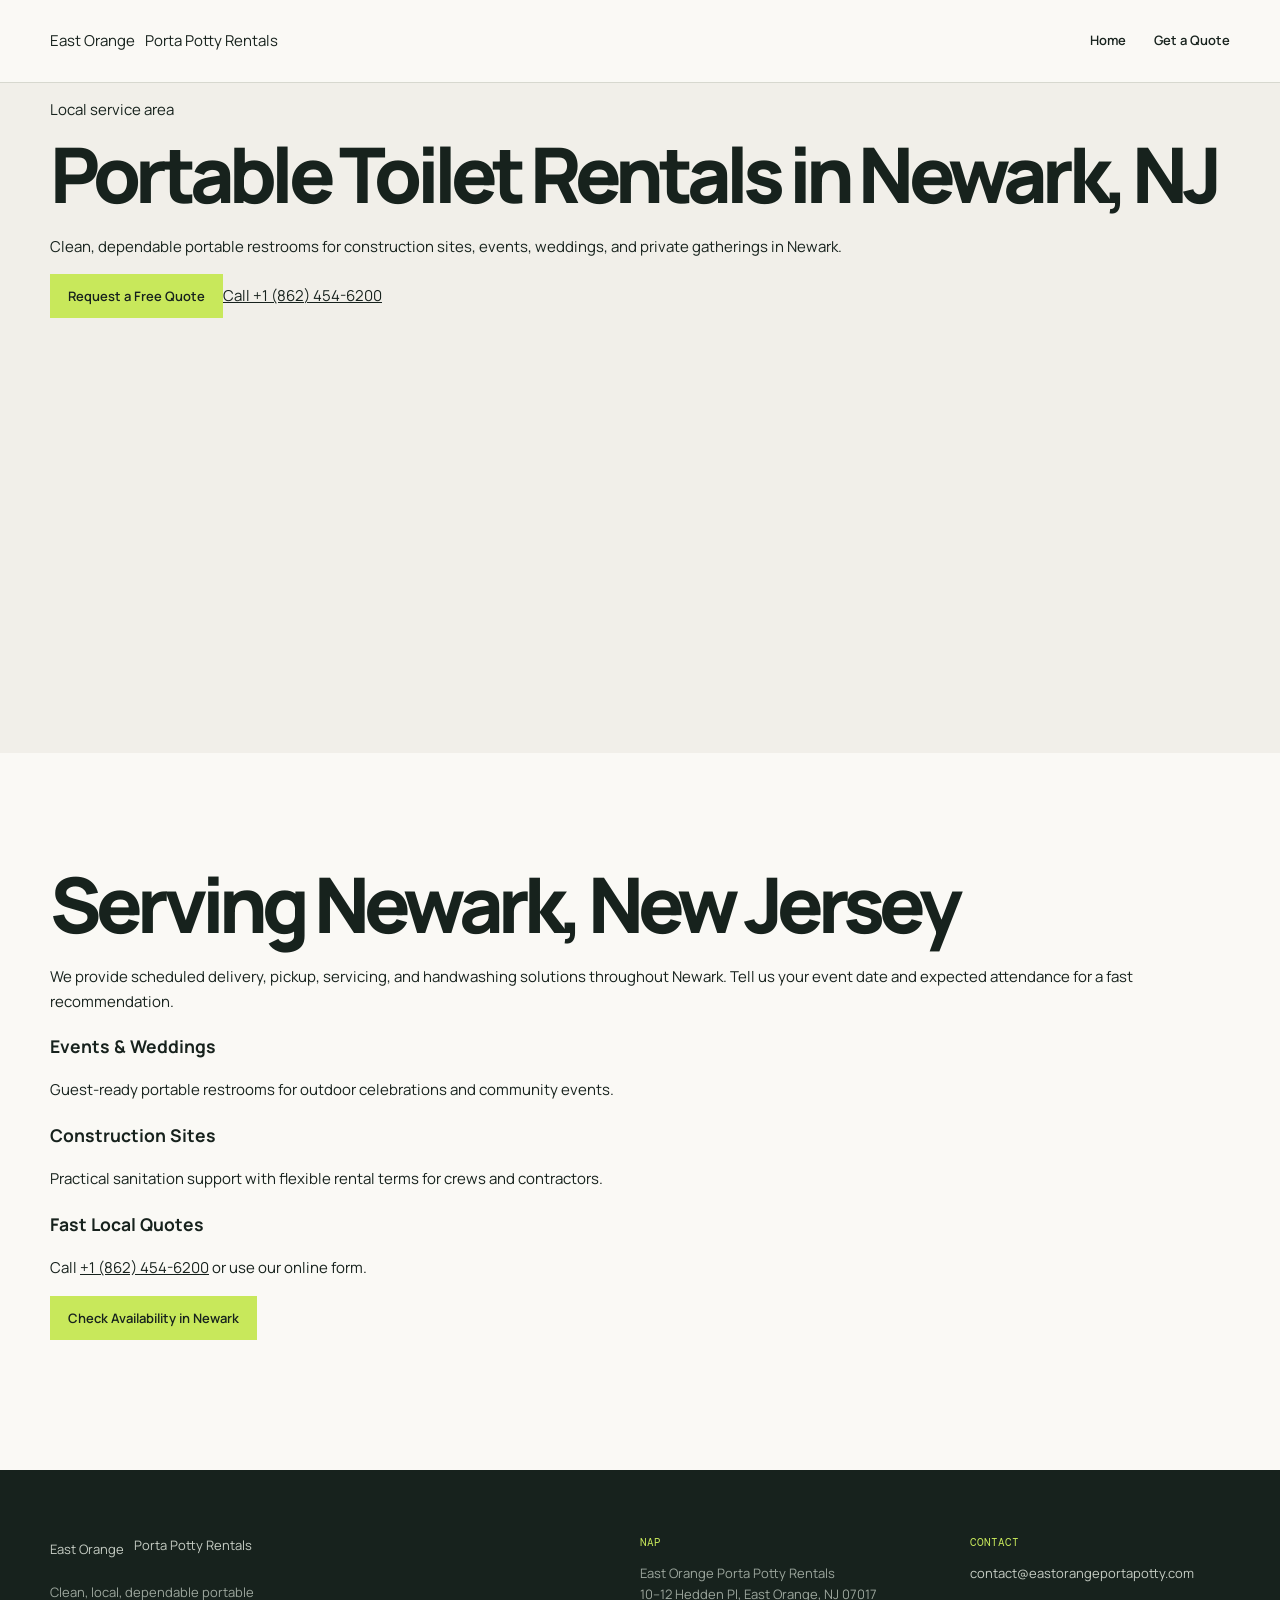
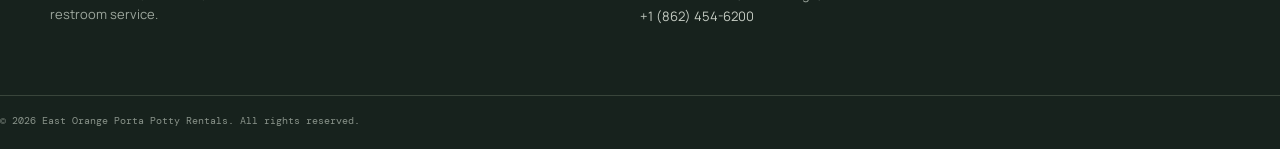
<file: service-areas/newark.html>
<!doctype html><html lang="en"><head><meta charset="utf-8"><meta name="viewport" content="width=device-width,initial-scale=1"><title>Portable Toilet Rentals in Newark, NJ</title><meta name="description" content="Portable toilet rentals in Newark, NJ for events and construction. Call +1 (862) 454-6200."><link rel="stylesheet" href="../styles.css"></head><body><header class="site-header"><div class="container nav-wrap"><a class="brand" href="../index.html">East Orange <span>Porta Potty Rentals</span></a><button class="menu-toggle">☰</button><nav><a href="../index.html">Home</a><a href="../index.html#quote">Get a Quote</a></nav></div></header><main><section class="hero"><div class="container hero-content"><p class="eyebrow">Local service area</p><h1>Portable Toilet Rentals in Newark, NJ</h1><p>Clean, dependable portable restrooms for construction sites, events, weddings, and private gatherings in Newark.</p><a class="button" href="../index.html#quote">Request a Free Quote</a><a class="phone" href="tel:+18624546200">Call +1 (862) 454-6200</a></div></section><section class="section"><div class="container"><h2>Serving Newark, New Jersey</h2><p>We provide scheduled delivery, pickup, servicing, and handwashing solutions throughout Newark. Tell us your event date and expected attendance for a fast recommendation.</p><div class="cards"><article><h3>Events & Weddings</h3><p>Guest-ready portable restrooms for outdoor celebrations and community events.</p></article><article><h3>Construction Sites</h3><p>Practical sanitation support with flexible rental terms for crews and contractors.</p></article><article><h3>Fast Local Quotes</h3><p>Call <a href="tel:+18624546200">+1 (862) 454-6200</a> or use our online form.</p></article></div><p><a class="button" href="../index.html#quote">Check Availability in Newark</a></p></div></section></main><footer><div class="container footer-grid"><div><a class="brand" href="../index.html">East Orange <span>Porta Potty Rentals</span></a><p>Clean, local, dependable portable restroom service.</p></div><div><strong>NAP</strong><p>East Orange Porta Potty Rentals<br>10–12 Hedden Pl, East Orange, NJ 07017<br><a href="tel:+18624546200">+1 (862) 454-6200</a></p></div><div><strong>Contact</strong><p><a href="mailto:contact@eastorangeportapotty.com">contact@eastorangeportapotty.com</a></p></div></div><div class="copyright">© 2026 East Orange Porta Potty Rentals. All rights reserved.</div></footer><script src="../script.js"></script></body></html>
</file>
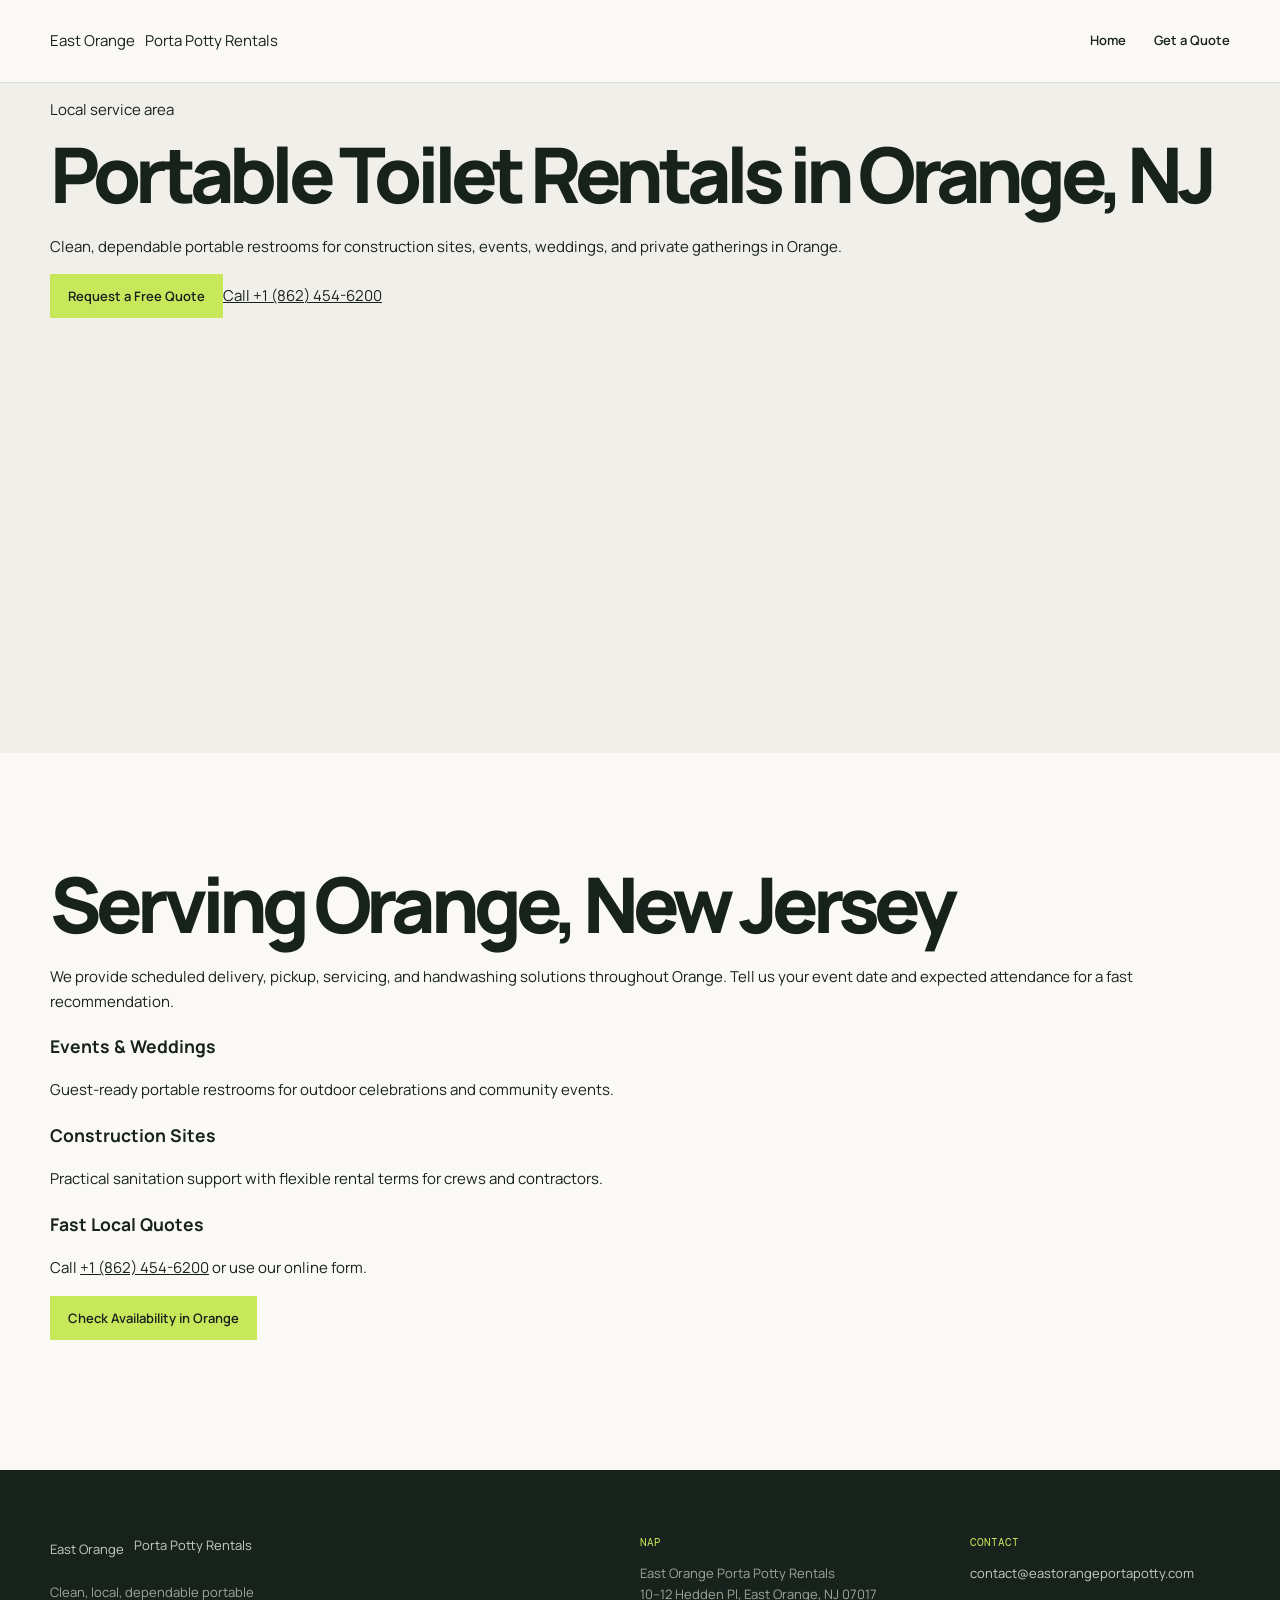
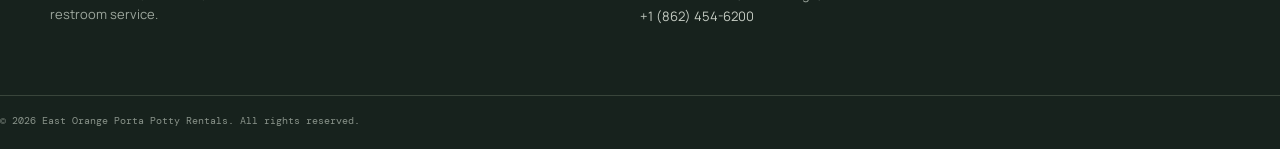
<file: service-areas/orange.html>
<!doctype html><html lang="en"><head><meta charset="utf-8"><meta name="viewport" content="width=device-width,initial-scale=1"><title>Portable Toilet Rentals in Orange, NJ</title><meta name="description" content="Portable toilet rentals in Orange, NJ for events and construction. Call +1 (862) 454-6200."><link rel="stylesheet" href="../styles.css"></head><body><header class="site-header"><div class="container nav-wrap"><a class="brand" href="../index.html">East Orange <span>Porta Potty Rentals</span></a><button class="menu-toggle">☰</button><nav><a href="../index.html">Home</a><a href="../index.html#quote">Get a Quote</a></nav></div></header><main><section class="hero"><div class="container hero-content"><p class="eyebrow">Local service area</p><h1>Portable Toilet Rentals in Orange, NJ</h1><p>Clean, dependable portable restrooms for construction sites, events, weddings, and private gatherings in Orange.</p><a class="button" href="../index.html#quote">Request a Free Quote</a><a class="phone" href="tel:+18624546200">Call +1 (862) 454-6200</a></div></section><section class="section"><div class="container"><h2>Serving Orange, New Jersey</h2><p>We provide scheduled delivery, pickup, servicing, and handwashing solutions throughout Orange. Tell us your event date and expected attendance for a fast recommendation.</p><div class="cards"><article><h3>Events & Weddings</h3><p>Guest-ready portable restrooms for outdoor celebrations and community events.</p></article><article><h3>Construction Sites</h3><p>Practical sanitation support with flexible rental terms for crews and contractors.</p></article><article><h3>Fast Local Quotes</h3><p>Call <a href="tel:+18624546200">+1 (862) 454-6200</a> or use our online form.</p></article></div><p><a class="button" href="../index.html#quote">Check Availability in Orange</a></p></div></section></main><footer><div class="container footer-grid"><div><a class="brand" href="../index.html">East Orange <span>Porta Potty Rentals</span></a><p>Clean, local, dependable portable restroom service.</p></div><div><strong>NAP</strong><p>East Orange Porta Potty Rentals<br>10–12 Hedden Pl, East Orange, NJ 07017<br><a href="tel:+18624546200">+1 (862) 454-6200</a></p></div><div><strong>Contact</strong><p><a href="mailto:contact@eastorangeportapotty.com">contact@eastorangeportapotty.com</a></p></div></div><div class="copyright">© 2026 East Orange Porta Potty Rentals. All rights reserved.</div></footer><script src="../script.js"></script></body></html>
</file>
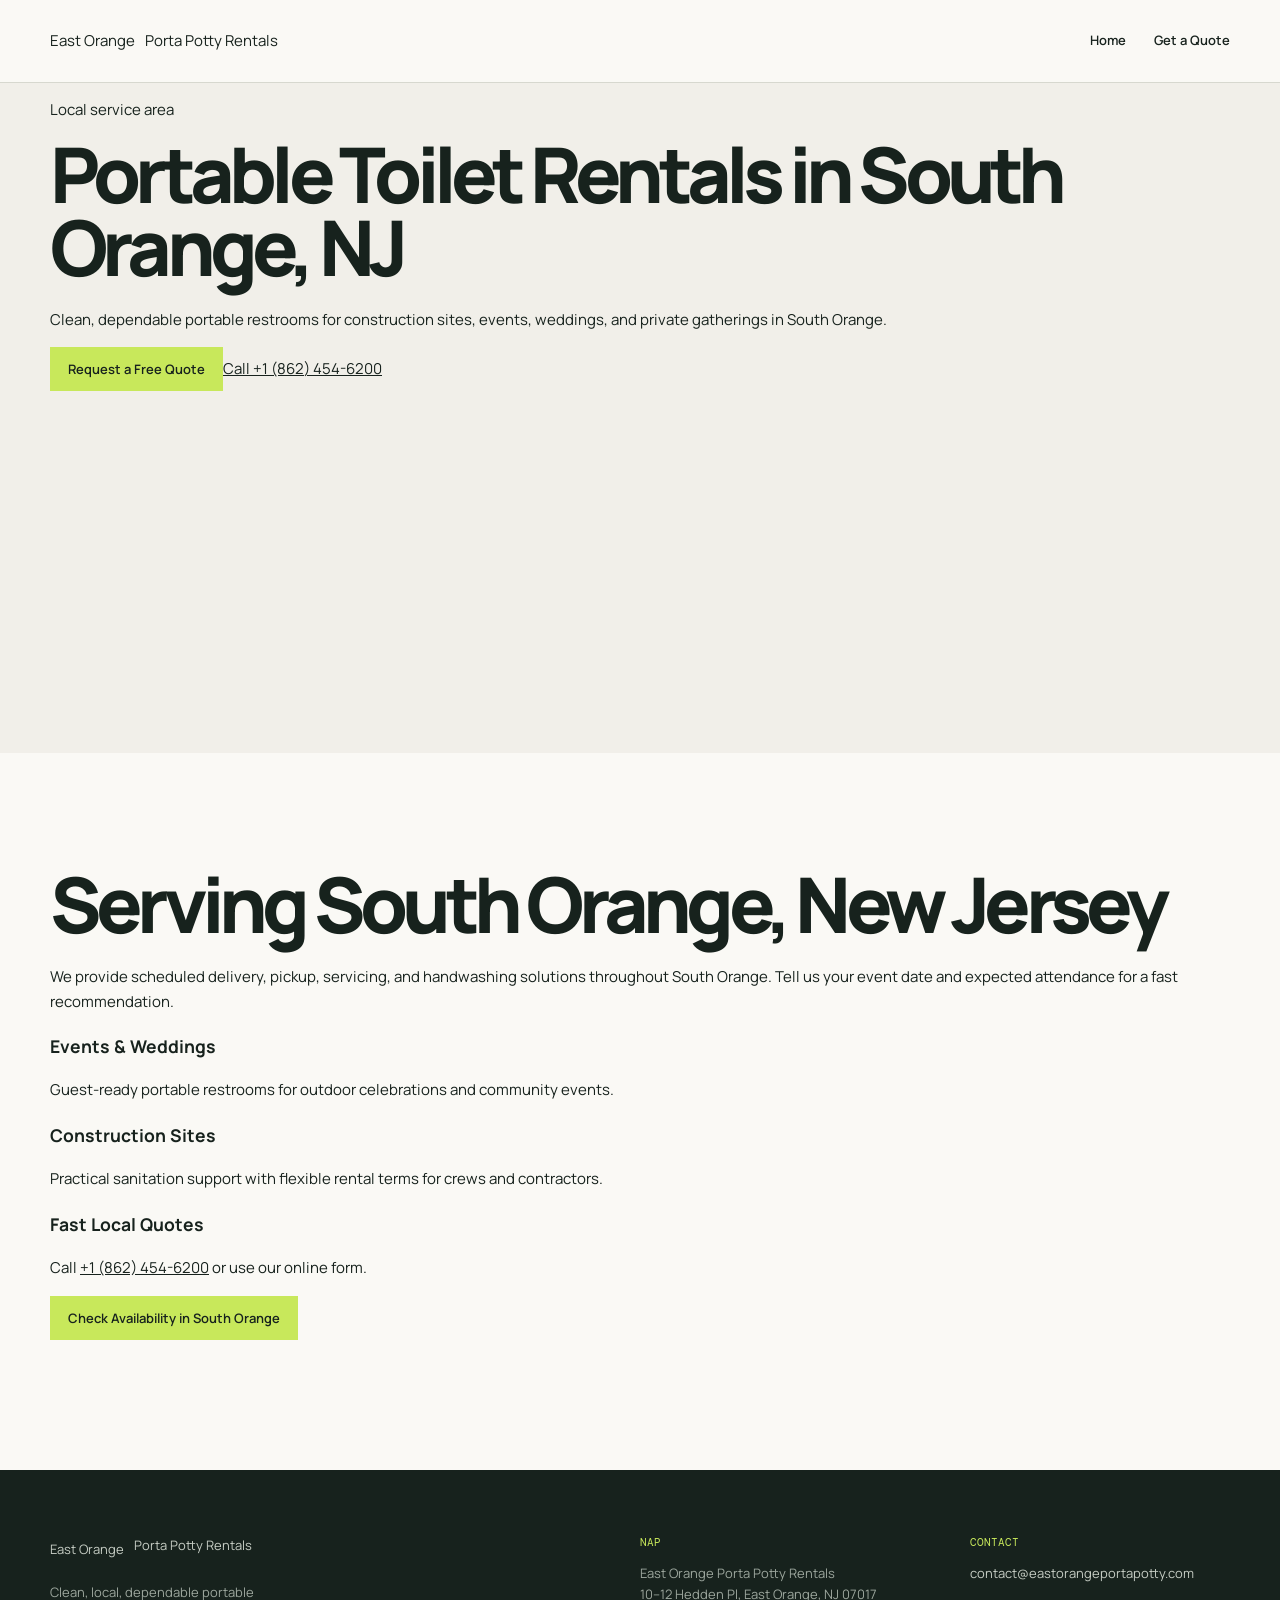
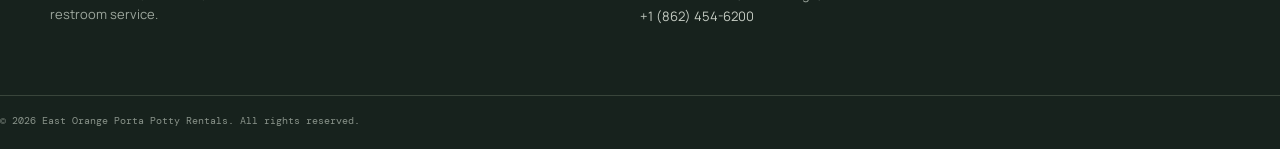
<file: service-areas/south-orange.html>
<!doctype html><html lang="en"><head><meta charset="utf-8"><meta name="viewport" content="width=device-width,initial-scale=1"><title>Portable Toilet Rentals in South Orange, NJ</title><meta name="description" content="Portable toilet rentals in South Orange, NJ for events and construction. Call +1 (862) 454-6200."><link rel="stylesheet" href="../styles.css"></head><body><header class="site-header"><div class="container nav-wrap"><a class="brand" href="../index.html">East Orange <span>Porta Potty Rentals</span></a><button class="menu-toggle">☰</button><nav><a href="../index.html">Home</a><a href="../index.html#quote">Get a Quote</a></nav></div></header><main><section class="hero"><div class="container hero-content"><p class="eyebrow">Local service area</p><h1>Portable Toilet Rentals in South Orange, NJ</h1><p>Clean, dependable portable restrooms for construction sites, events, weddings, and private gatherings in South Orange.</p><a class="button" href="../index.html#quote">Request a Free Quote</a><a class="phone" href="tel:+18624546200">Call +1 (862) 454-6200</a></div></section><section class="section"><div class="container"><h2>Serving South Orange, New Jersey</h2><p>We provide scheduled delivery, pickup, servicing, and handwashing solutions throughout South Orange. Tell us your event date and expected attendance for a fast recommendation.</p><div class="cards"><article><h3>Events & Weddings</h3><p>Guest-ready portable restrooms for outdoor celebrations and community events.</p></article><article><h3>Construction Sites</h3><p>Practical sanitation support with flexible rental terms for crews and contractors.</p></article><article><h3>Fast Local Quotes</h3><p>Call <a href="tel:+18624546200">+1 (862) 454-6200</a> or use our online form.</p></article></div><p><a class="button" href="../index.html#quote">Check Availability in South Orange</a></p></div></section></main><footer><div class="container footer-grid"><div><a class="brand" href="../index.html">East Orange <span>Porta Potty Rentals</span></a><p>Clean, local, dependable portable restroom service.</p></div><div><strong>NAP</strong><p>East Orange Porta Potty Rentals<br>10–12 Hedden Pl, East Orange, NJ 07017<br><a href="tel:+18624546200">+1 (862) 454-6200</a></p></div><div><strong>Contact</strong><p><a href="mailto:contact@eastorangeportapotty.com">contact@eastorangeportapotty.com</a></p></div></div><div class="copyright">© 2026 East Orange Porta Potty Rentals. All rights reserved.</div></footer><script src="../script.js"></script></body></html>
</file>
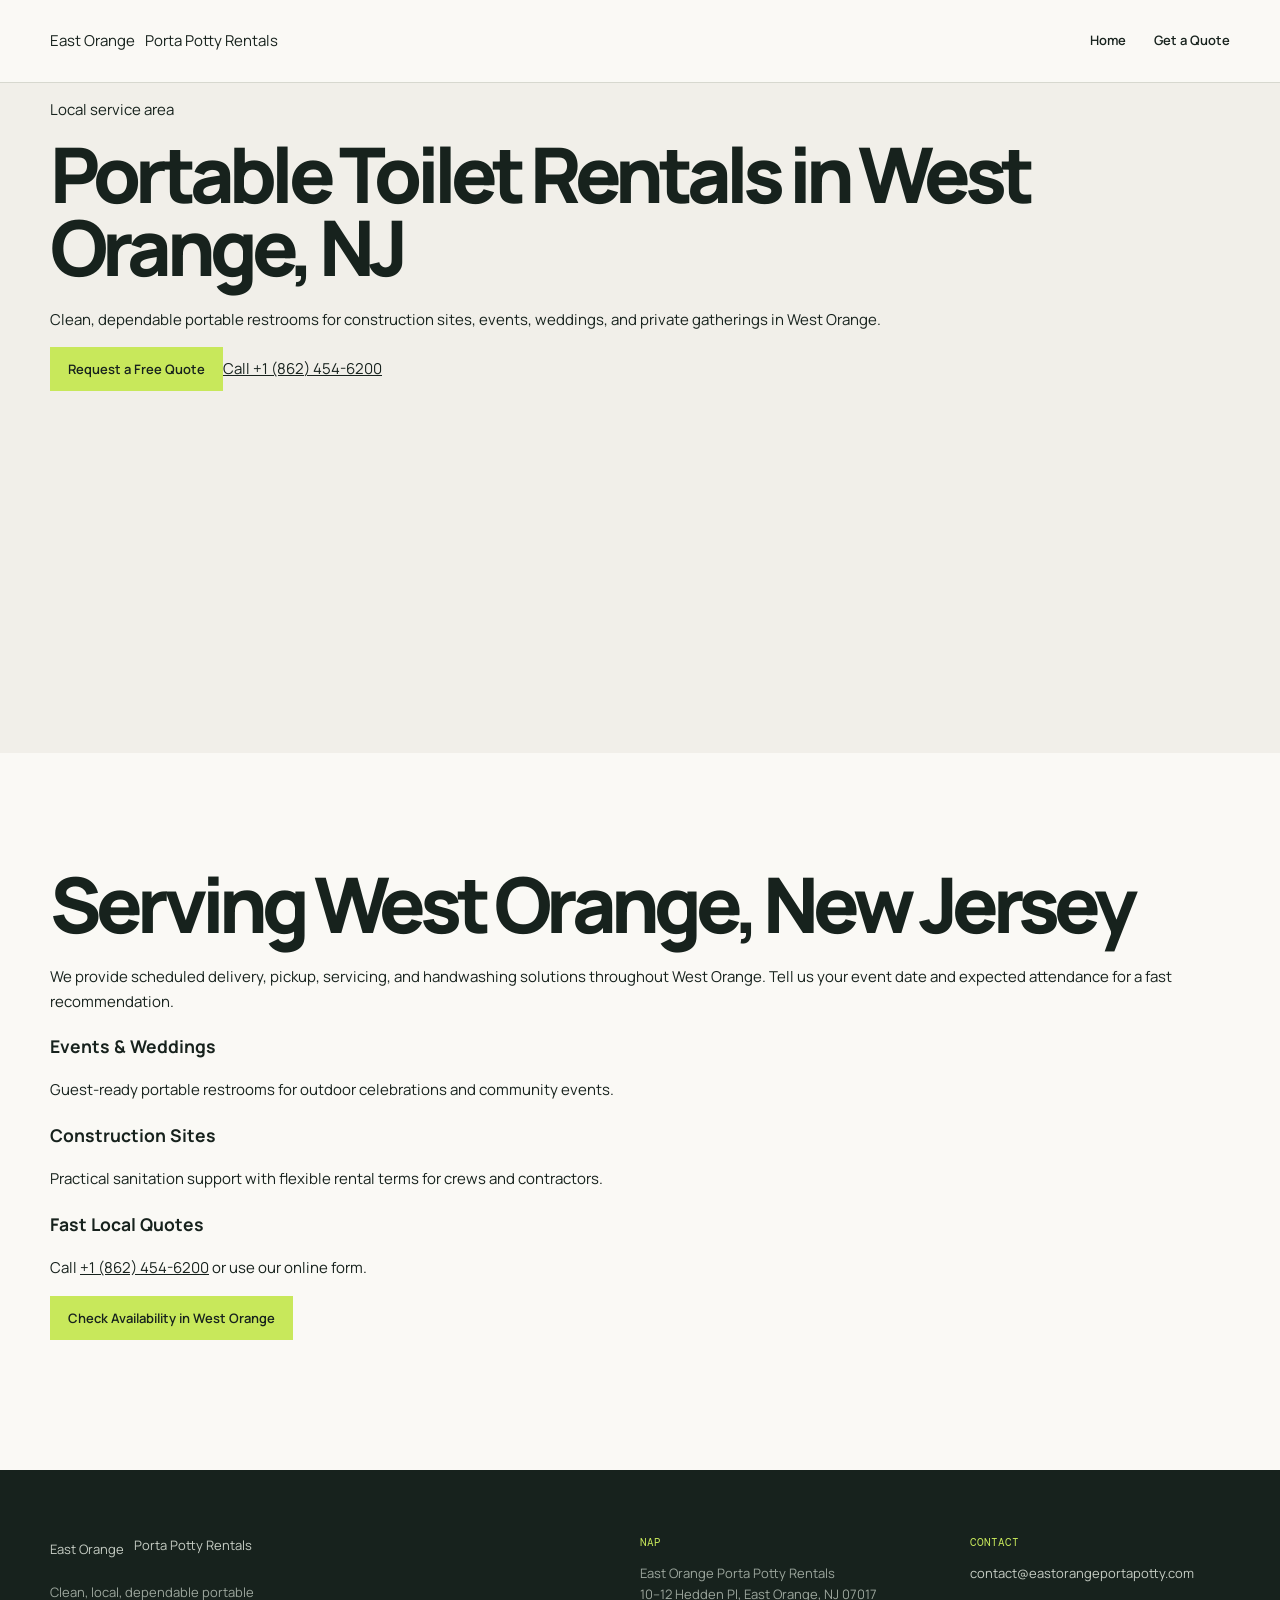
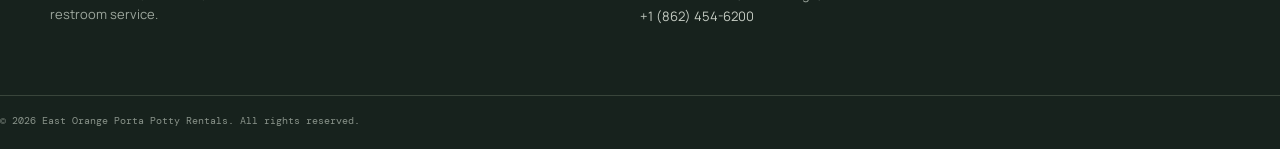
<file: service-areas/west-orange.html>
<!doctype html><html lang="en"><head><meta charset="utf-8"><meta name="viewport" content="width=device-width,initial-scale=1"><title>Portable Toilet Rentals in West Orange, NJ</title><meta name="description" content="Portable toilet rentals in West Orange, NJ for events and construction. Call +1 (862) 454-6200."><link rel="stylesheet" href="../styles.css"></head><body><header class="site-header"><div class="container nav-wrap"><a class="brand" href="../index.html">East Orange <span>Porta Potty Rentals</span></a><button class="menu-toggle">☰</button><nav><a href="../index.html">Home</a><a href="../index.html#quote">Get a Quote</a></nav></div></header><main><section class="hero"><div class="container hero-content"><p class="eyebrow">Local service area</p><h1>Portable Toilet Rentals in West Orange, NJ</h1><p>Clean, dependable portable restrooms for construction sites, events, weddings, and private gatherings in West Orange.</p><a class="button" href="../index.html#quote">Request a Free Quote</a><a class="phone" href="tel:+18624546200">Call +1 (862) 454-6200</a></div></section><section class="section"><div class="container"><h2>Serving West Orange, New Jersey</h2><p>We provide scheduled delivery, pickup, servicing, and handwashing solutions throughout West Orange. Tell us your event date and expected attendance for a fast recommendation.</p><div class="cards"><article><h3>Events & Weddings</h3><p>Guest-ready portable restrooms for outdoor celebrations and community events.</p></article><article><h3>Construction Sites</h3><p>Practical sanitation support with flexible rental terms for crews and contractors.</p></article><article><h3>Fast Local Quotes</h3><p>Call <a href="tel:+18624546200">+1 (862) 454-6200</a> or use our online form.</p></article></div><p><a class="button" href="../index.html#quote">Check Availability in West Orange</a></p></div></section></main><footer><div class="container footer-grid"><div><a class="brand" href="../index.html">East Orange <span>Porta Potty Rentals</span></a><p>Clean, local, dependable portable restroom service.</p></div><div><strong>NAP</strong><p>East Orange Porta Potty Rentals<br>10–12 Hedden Pl, East Orange, NJ 07017<br><a href="tel:+18624546200">+1 (862) 454-6200</a></p></div><div><strong>Contact</strong><p><a href="mailto:contact@eastorangeportapotty.com">contact@eastorangeportapotty.com</a></p></div></div><div class="copyright">© 2026 East Orange Porta Potty Rentals. All rights reserved.</div></footer><script src="../script.js"></script></body></html>
</file>
<file: styles.css>
@import url('https://fonts.googleapis.com/css2?family=DM+Mono:wght@400;500&family=Manrope:wght@400;500;600;700;800&display=swap');
:root{--ink:#17221d;--cream:#f1efe9;--paper:#faf9f5;--lime:#c8e85b;--muted:#717970;--line:#d7d8cf}*{box-sizing:border-box}html{scroll-behavior:smooth}body{margin:0;background:var(--paper);color:var(--ink);font:15px/1.65 Manrope,Arial,sans-serif}a{color:inherit}.container{width:min(1180px,calc(100% - 48px));margin:auto}.topline{background:var(--ink);color:#d9ded4;font:11px 'DM Mono',monospace;text-transform:uppercase;letter-spacing:.08em}.top-inner{display:flex;justify-content:space-between;padding:10px 0}.topline a{color:var(--lime);text-decoration:none}.site-header{background:var(--paper);border-bottom:1px solid var(--line);position:sticky;top:0;z-index:10}.nav-wrap{min-height:82px;display:flex;justify-content:space-between;align-items:center}.brand{display:flex;align-items:center;gap:10px;text-decoration:none}.brand-mark{display:grid;place-items:center;width:36px;height:36px;background:var(--lime);font-weight:800;font-size:12px}.brand strong,.brand small{display:block;line-height:1.05}.brand strong{font-size:14px;letter-spacing:-.03em}.brand small{font:9px 'DM Mono',monospace;letter-spacing:.13em;margin-top:4px}.site-header nav{display:flex;align-items:center;gap:28px;font-size:13px;font-weight:600}.site-header nav>a{text-decoration:none}.site-header nav>a:hover,.under-link:hover,.service-grid a:hover{opacity:.6}.site-header details{position:relative}.site-header summary{cursor:pointer;list-style:none}.site-header summary span{font-size:16px;margin-left:4px}.dropdown{display:none;position:absolute;top:28px;left:-18px;width:245px;background:var(--ink);padding:12px;grid-template-columns:1fr 1fr;box-shadow:0 16px 30px #17221d25}.site-header details[open] .dropdown,.site-header details:hover .dropdown{display:grid}.dropdown a{color:#f5f5ed;text-decoration:none;padding:9px 8px;font-size:12px}.dropdown a:hover{color:var(--lime)}.nav-cta,.button{background:var(--lime);padding:13px 18px;text-decoration:none}.nav-cta{font-size:12px}.menu-toggle{display:none;border:0;background:none;font-size:24px}.hero{position:relative;background:var(--cream);min-height:670px;overflow:hidden}.hero-photo{position:absolute;right:0;top:0;width:48%;height:100%;background:linear-gradient(90deg,var(--cream) 0%,transparent 38%),url('assets/plumbing/hero.jpg') center/cover;filter:saturate(.8)}.hero-grid{position:relative;display:grid;grid-template-columns:1fr 1fr;min-height:670px;align-items:center}.hero-copy{max-width:660px;padding:70px 0}.kicker{font:11px 'DM Mono',monospace;text-transform:uppercase;letter-spacing:.13em;color:#657064;margin:0 0 18px}.hero h1,h2{font-size:clamp(3rem,6vw,5.9rem);line-height:.95;letter-spacing:-.075em;margin:0 0 24px;font-weight:800}.hero h1 em,h2 em{font-style:normal;color:#657b45}.lede{font-size:18px;max-width:540px;color:#556057}.hero-actions{display:flex;align-items:center;gap:24px;margin-top:32px}.button{display:inline-block;border:0;font:600 13px Manrope;cursor:pointer}.button span{margin-left:26px;font-size:17px}.button-dark{background:var(--ink);color:#fff}.text-link,.under-link{font-weight:700;font-size:13px;text-decoration:none}.text-link span{margin-left:12px;color:#657b45}.hero-proof{display:flex;gap:30px;margin-top:76px;padding-top:20px;border-top:1px solid var(--line)}.hero-proof strong,.hero-proof span{display:block}.hero-proof strong{font-size:18px}.hero-proof span{font:10px 'DM Mono',monospace;text-transform:uppercase;color:var(--muted);margin-top:3px}.hero-note{align-self:end;padding-bottom:70px;font:11px 'DM Mono',monospace;text-transform:uppercase;letter-spacing:.08em;display:flex;gap:12px}.note-line{width:38px;height:1px;background:var(--ink);margin-top:8px}.section{padding:115px 0}.intro{background:var(--paper)}.intro-grid,.split-grid,.quote-grid{display:grid;grid-template-columns:1fr 1fr;gap:100px}.intro p,.split-copy>p,.quote p{font-size:18px;max-width:450px;color:#566058}.muted{color:var(--muted)!important;font-size:14px!important}.under-link{display:inline-block;margin-top:10px;border-bottom:1px solid var(--ink);padding-bottom:6px}.services{background:var(--ink);color:#f5f5ed}.services .kicker{color:var(--lime)}.services h2{color:#f5f5ed}.section-head{display:flex;justify-content:space-between;align-items:end;margin-bottom:58px}.section-head>p{max-width:280px;color:#aeb6ac;font-size:14px}.service-grid{display:grid;grid-template-columns:repeat(3,1fr);gap:1px;background:#556057}.service-grid article{background:var(--ink);padding:30px;min-height:230px}.service-num{font:11px 'DM Mono',monospace;color:var(--lime)}.service-grid h3{font-size:19px;letter-spacing:-.04em;margin:42px 0 10px}.service-grid p{color:#aeb6ac;font-size:13px;min-height:50px}.service-grid a{color:var(--lime);font-size:12px;font-weight:700;text-decoration:none}.split{background:var(--cream)}.image-card{position:relative;min-height:530px;background:#89765c;overflow:hidden}.image-card img{width:100%;height:100%;object-fit:cover;position:absolute;inset:0;opacity:.8;mix-blend-mode:multiply}.image-card span{position:absolute;left:30px;bottom:28px;color:#fff;font-size:30px;line-height:1;letter-spacing:-.05em;font-weight:800}.split-copy h2{font-size:clamp(2.8rem,5vw,5rem)}.split-copy ul{list-style:none;padding:0;margin:35px 0}.split-copy li{border-top:1px solid var(--line);padding:16px 0}.split-copy li:last-child{border-bottom:1px solid var(--line)}.split-copy li strong,.split-copy li span{display:block}.split-copy li strong{font-size:14px}.split-copy li span{font-size:12px;color:var(--muted);margin-top:4px}.button-outline{border:1px solid var(--ink);background:transparent}.quote{background:var(--lime)}.quote h2{font-size:clamp(3rem,5vw,5rem)}.contact-mini{display:flex;flex-direction:column;gap:6px;margin-top:40px;font:12px 'DM Mono',monospace}.contact-mini a{font-size:15px;font-weight:600}.quote form{background:var(--paper);padding:34px}.quote label{display:block;font-size:11px;font-weight:700;margin-bottom:18px}.quote input,.quote textarea{display:block;width:100%;border:1px solid var(--line);background:transparent;padding:13px 12px;margin-top:7px;font:14px Manrope;color:var(--ink)}.quote textarea{resize:vertical}.form-row{display:grid;grid-template-columns:1fr 1fr;gap:15px}footer{background:var(--ink);color:#e7e8df;padding:65px 0 22px}footer .brand{margin-bottom:18px}footer p{color:#9ca69d;font-size:13px;max-width:250px}footer strong{display:block;color:var(--lime);font:11px 'DM Mono';text-transform:uppercase;margin-bottom:14px}footer a,footer span{display:block;text-decoration:none;color:#c6cdc4;font-size:13px;margin-bottom:8px}.footer-grid{display:grid;grid-template-columns:2fr 1fr 1fr;gap:70px}.copyright{border-top:1px solid #39453b;margin-top:55px;padding-top:18px;color:#89938a;font:10px 'DM Mono'}.mobile-actions{display:none}
@media(max-width:800px){.container{width:min(100% - 34px,620px)}.top-inner{font-size:9px}.top-inner span{display:none}.top-inner{justify-content:flex-end}.nav-wrap{min-height:68px}.menu-toggle{display:block}.site-header nav{display:none;position:absolute;top:68px;left:0;right:0;background:var(--paper);padding:18px;flex-direction:column;align-items:stretch;gap:0;border-bottom:1px solid var(--line)}.site-header nav.open{display:flex}.site-header nav>a,.site-header summary{padding:13px 4px;border-bottom:1px solid var(--line)}.dropdown{position:static;width:100%;box-shadow:none;margin-top:10px}.hero{min-height:720px}.hero-photo{width:100%;height:47%;top:auto;bottom:0;background:linear-gradient(0deg,var(--cream),transparent 60%),url('assets/plumbing/hero.jpg') center/cover}.hero-grid{display:block;min-height:720px}.hero-copy{padding:68px 0 0}.hero h1{font-size:clamp(3.4rem,15vw,5.2rem)}.lede{font-size:15px;max-width:430px}.hero-actions{align-items:flex-start;flex-direction:column;gap:18px}.hero-proof{margin-top:34px;gap:14px}.hero-proof strong{font-size:15px}.hero-proof span{font-size:8px}.hero-note{display:none}.section{padding:78px 0}.intro-grid,.split-grid,.quote-grid{grid-template-columns:1fr;gap:30px}.intro h2,.split-copy h2,.quote h2{font-size:3.4rem}.section-head{display:block;margin-bottom:35px}.section-head>p{margin-top:22px}.service-grid{grid-template-columns:1fr}.service-grid article{min-height:200px}.service-grid h3{margin-top:25px}.image-card{min-height:380px}.quote form{padding:22px}.form-row{grid-template-columns:1fr}.footer-grid{grid-template-columns:1fr 1fr;gap:35px}.footer-grid>div:first-child{grid-column:1/-1}.mobile-actions{display:grid;grid-template-columns:1fr 1fr;position:fixed;bottom:0;left:0;right:0;z-index:20}.mobile-actions a{padding:16px;text-align:center;text-decoration:none;font-weight:800;font-size:13px}.mobile-actions a:first-child{background:var(--ink);color:#fff}.mobile-actions a:last-child{background:var(--lime);color:var(--ink)}body{padding-bottom:52px}}
@media(max-width:360px){.hero h1{font-size:3.1rem}.hero-proof{gap:8px}.hero-proof span{letter-spacing:0}.footer-grid{grid-template-columns:1fr}}
</file>
